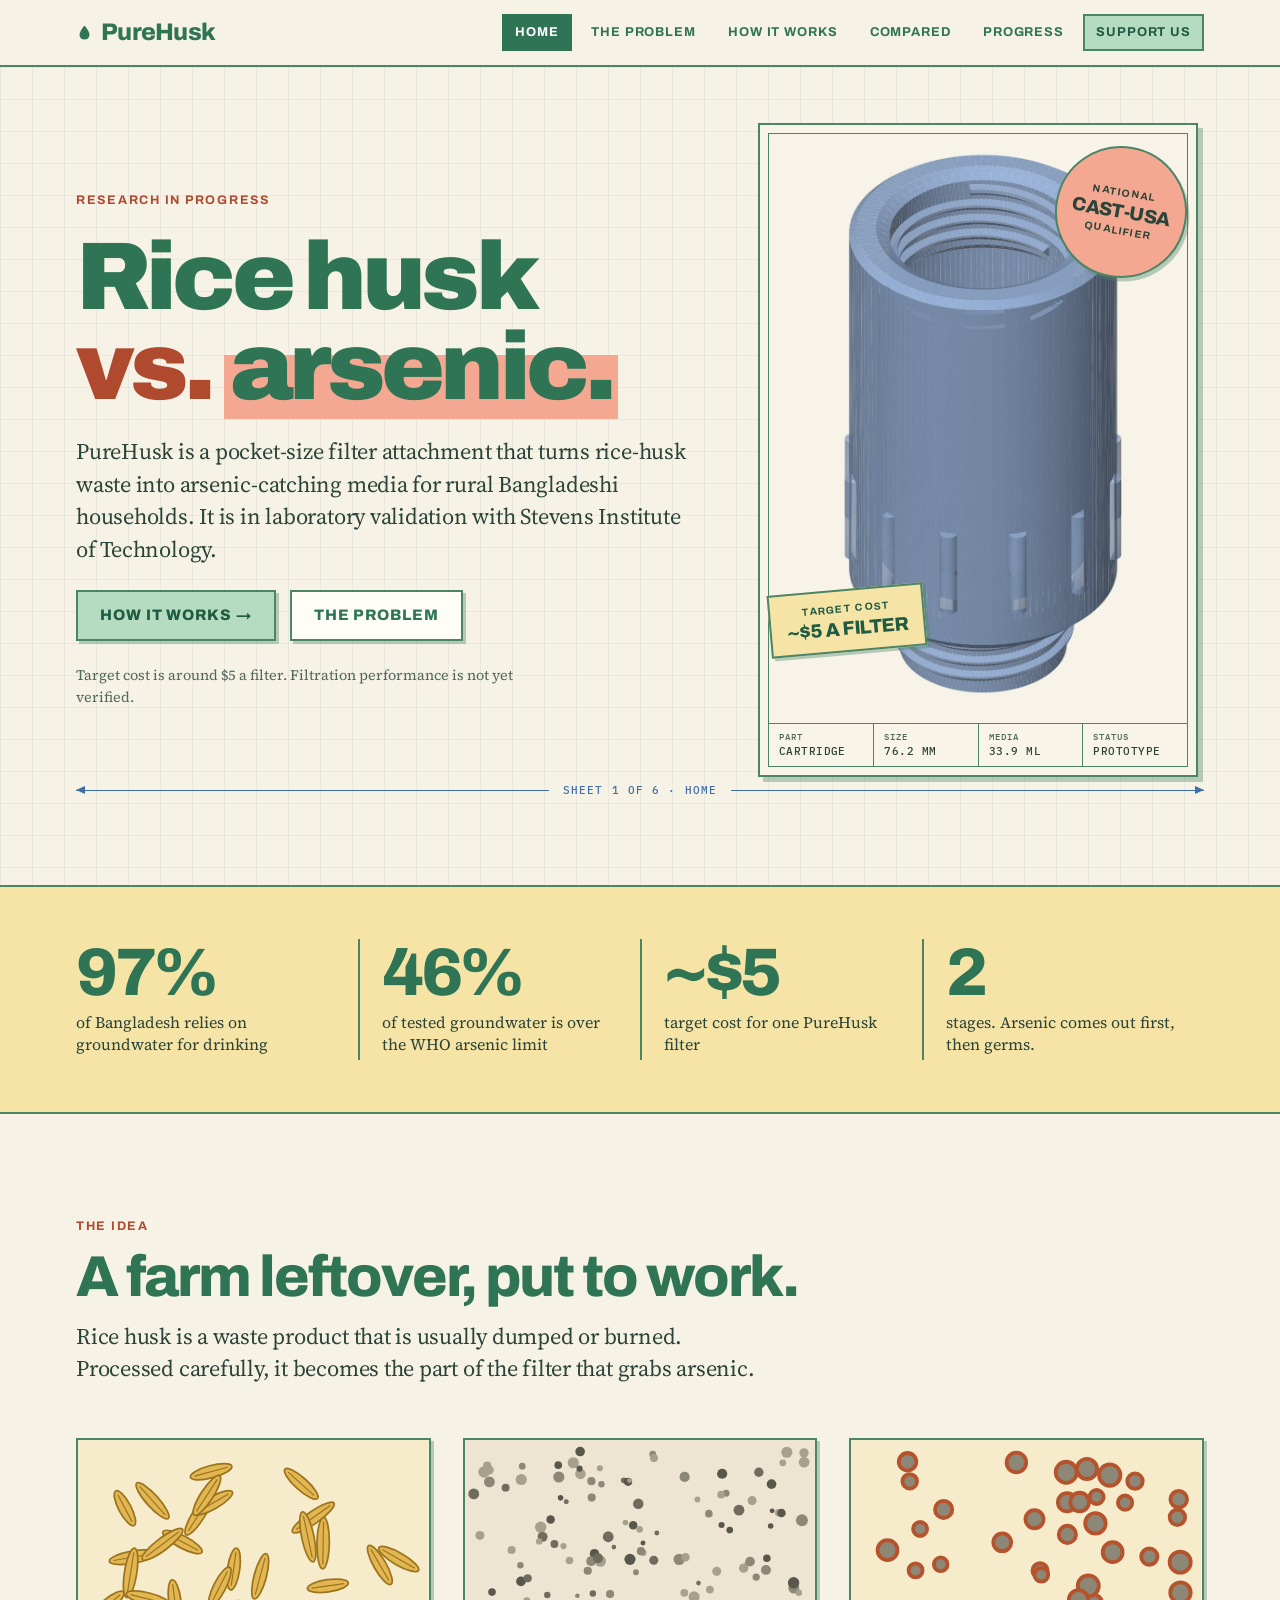
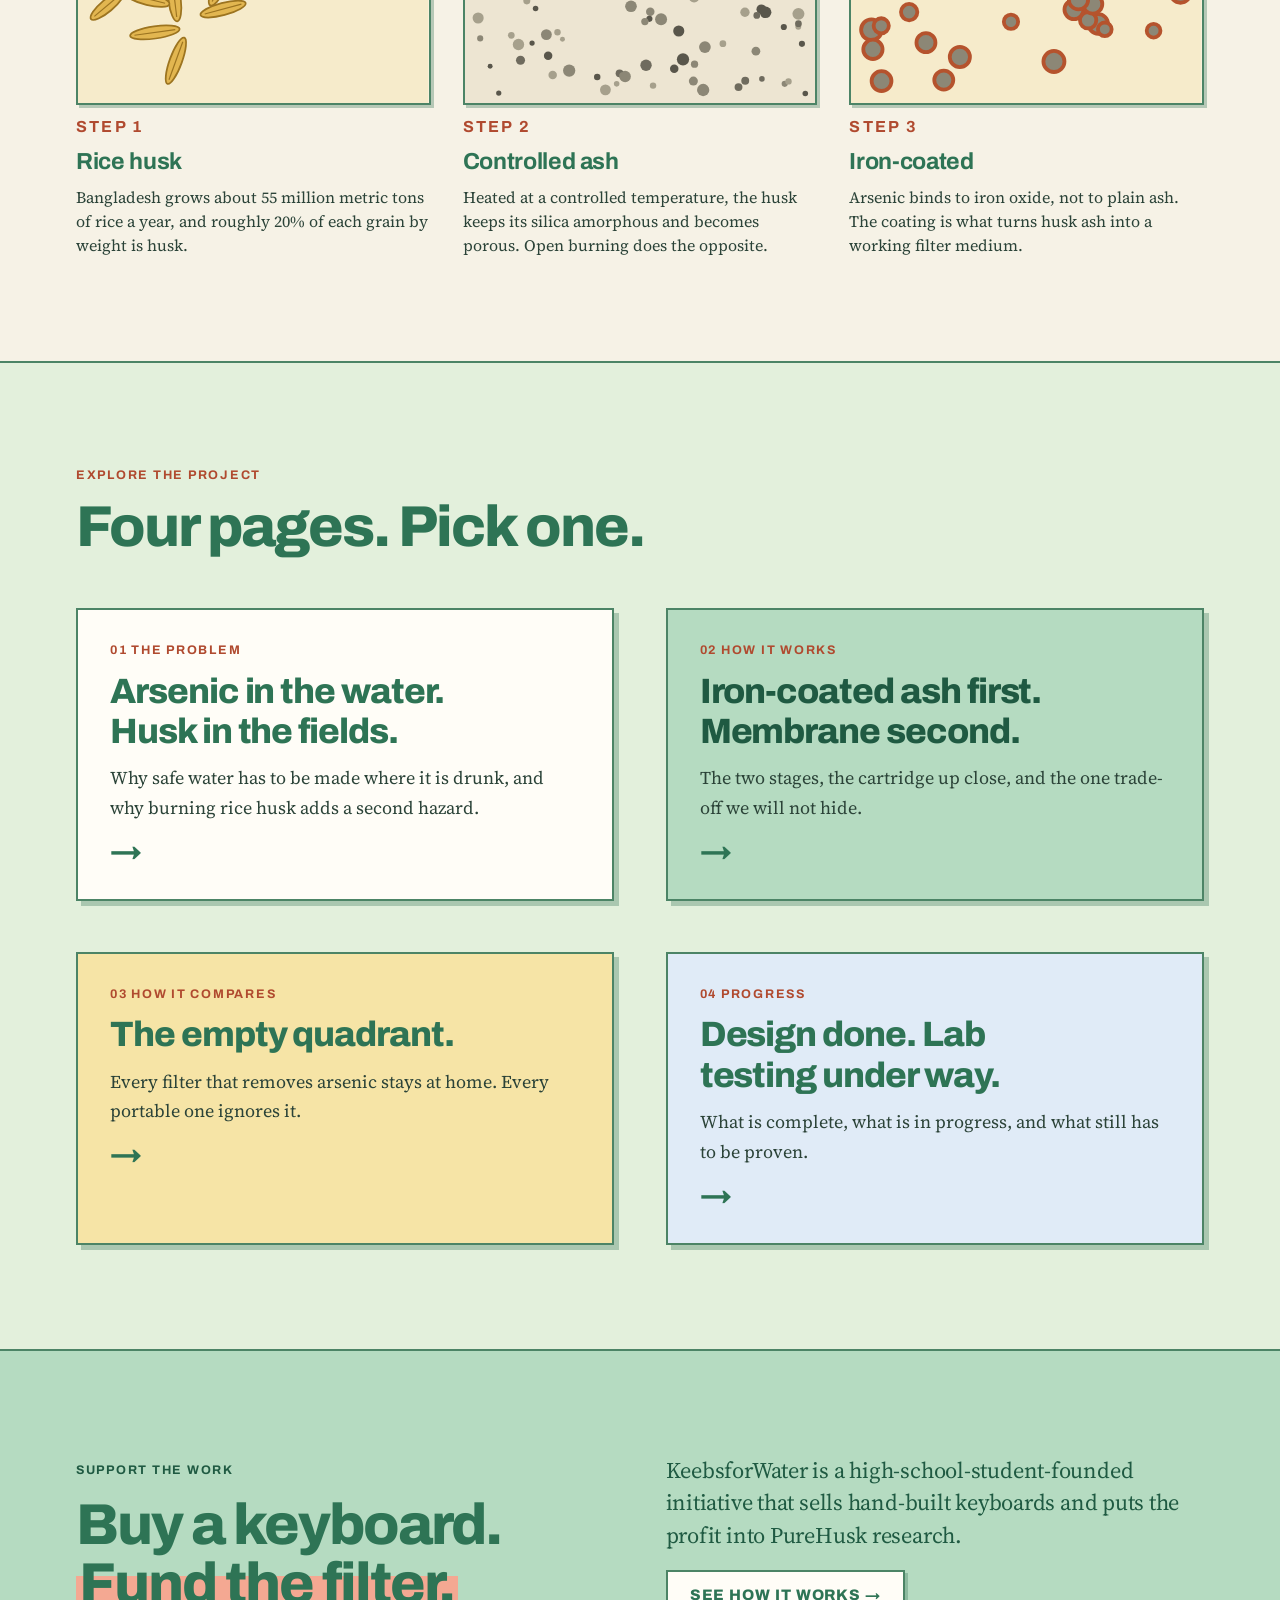
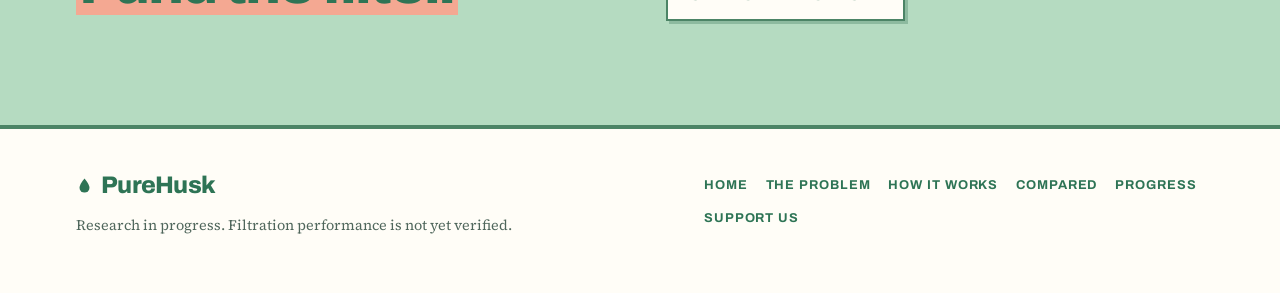
<file: index.html>
<!doctype html>
<html lang="en">
<head>
<meta charset="utf-8">
<meta name="viewport" content="width=device-width, initial-scale=1, viewport-fit=cover">
<title>PureHusk</title>
<meta name="claude:viewport-fit-sides" content="cover">
<link rel="stylesheet" href="https://fonts.googleapis.com/css2?family=Archivo:wdth,wght@62..125,100..900&family=Source+Serif+4:ital,opsz,wght@0,8..60,400..700;1,8..60,400..600&family=IBM+Plex+Mono:wght@500&display=swap">
<link rel="stylesheet" href="styles.css">
<meta name="description" content="PureHusk is a portable rice-husk-ash arsenic filter attachment for rural Bangladesh, in laboratory validation with Stevens Institute of Technology.">
<link rel="icon" href="favicon.svg" type="image/svg+xml">
<link rel="icon" href="favicon.ico" sizes="48x48">
<link rel="apple-touch-icon" href="apple-touch-icon.png">
</head>
<body>


<header class="site-header">
  <div class="wrap">
    <a class="brand" href="index.html"><svg viewBox="0 0 24 24" aria-hidden="true"><path d="M12 2C12 2 5 10 5 15a7 7 0 0 0 14 0C19 10 12 2 12 2Z" fill="currentColor"/></svg>PureHusk</a>
    <nav class="nav" aria-label="Main">
      <a href="index.html" aria-current="page">Home</a>
      <a href="problem.html">The problem</a>
      <a href="how-it-works.html">How it works</a>
      <a href="compare.html">Compared</a>
      <a href="progress.html">Progress</a>
      <a class="nav-cta" href="support.html">Support us</a>
    </nav>
  </div>
</header>
<main>
<section class="hero">
  <div class="wrap">
    <div class="hero-grid">
      <div class="hero-copy">
        <p class="eyebrow">Research in progress</p>
        <h1>Rice husk <span class="vs">vs.</span> <span class="hl">arsenic.</span></h1>
        <p class="lede">PureHusk is a pocket-size filter attachment that turns rice-husk waste into arsenic-catching media for rural Bangladeshi households. It is in laboratory validation with Stevens Institute of Technology.</p>
        <div class="cta">
          <a class="btn" href="how-it-works.html">How it works →</a>
          <a class="btn alt" href="problem.html">The problem</a>
        </div>
        <p class="small">Target cost is around $5 a filter. Filtration performance is not yet verified.</p>
      </div>
      <figure class="sheet hero-art">
        <div class="plate">
          <div class="view">
            <img src="cartridge.jpg" width="900" height="1269" alt="Render of the PureHusk cartridge, a blue cylinder with a threaded inlet and a ribbed grip.">
            <span class="sticker round"><small>National</small><strong>CAST-USA</strong><small>qualifier</small></span>
            <span class="sticker tag"><small>Target cost</small><strong>~$5 a filter</strong></span>
          </div>
          <div class="titleblock tb-4"><div><span>Part</span><b>Cartridge</b></div><div><span>Size</span><b>76.2 mm</b></div><div><span>Media</span><b>33.9 mL</b></div><div><span>Status</span><b>Prototype</b></div></div>
        </div>
      </figure>
    </div>
    <div class="dim" aria-hidden="true"><i></i><span>Sheet 1 of 6 · Home</span><i></i></div>
  </div>
</section>

<section class="band b-tan">
  <div class="wrap" style="padding-block: clamp(32px, 5vw, 52px);">
    <div class="nums">
      <div><span class="n">97%</span><p>of Bangladesh relies on groundwater for drinking</p></div>
      <div><span class="n">46%</span><p>of tested groundwater is over the WHO arsenic limit</p></div>
      <div><span class="n">~$5</span><p>target cost for one PureHusk filter</p></div>
      <div><span class="n">2</span><p>stages. Arsenic comes out first, then germs.</p></div>
    </div>
  </div>
</section>

<section>
  <div class="wrap">
    <div class="sec-head">
      <p class="eyebrow">The idea</p>
      <h2>A farm leftover, put to work.</h2>
      <p class="lede">Rice husk is a waste product that is usually dumped or burned. Processed carefully, it becomes the part of the filter that grabs arsenic.</p>
    </div>
    <div class="steps">
      <div class="step">
        <svg viewBox="0 0 240 180" role="img" aria-label="Illustration of rice husk, golden slivers lying at random angles"><rect width="240" height="180" fill="#F6EBCB"/><g transform="translate(20.0 113.3) rotate(140)"><ellipse rx="14.5" ry="4.2" fill="#E2B650" stroke="#9C7420" stroke-width="1.2"/><path d="M-11.5 0H11.5" stroke="#9C7420" stroke-width=".8"/></g><g transform="translate(152.8 30.0) rotate(42)"><ellipse rx="15.0" ry="4.2" fill="#E2B650" stroke="#9C7420" stroke-width="1.2"/><path d="M-12.0 0H12.0" stroke="#9C7420" stroke-width=".8"/></g><g transform="translate(99.3 115.7) rotate(165)"><ellipse rx="16.0" ry="4.2" fill="#E2B650" stroke="#9C7420" stroke-width="1.2"/><path d="M-13.0 0H13.0" stroke="#9C7420" stroke-width=".8"/></g><g transform="translate(51.0 41.6) rotate(48)"><ellipse rx="16.2" ry="4.2" fill="#E2B650" stroke="#9C7420" stroke-width="1.2"/><path d="M-13.2 0H13.2" stroke="#9C7420" stroke-width=".8"/></g><g transform="translate(91.1 21.7) rotate(165)"><ellipse rx="14.7" ry="4.2" fill="#E2B650" stroke="#9C7420" stroke-width="1.2"/><path d="M-11.7 0H11.7" stroke="#9C7420" stroke-width=".8"/></g><g transform="translate(37.5 80.2) rotate(170)"><ellipse rx="16.3" ry="4.2" fill="#E2B650" stroke="#9C7420" stroke-width="1.2"/><path d="M-13.3 0H13.3" stroke="#9C7420" stroke-width=".8"/></g><g transform="translate(66.2 109.9) rotate(83)"><ellipse rx="14.3" ry="4.2" fill="#E2B650" stroke="#9C7420" stroke-width="1.2"/><path d="M-11.3 0H11.3" stroke="#9C7420" stroke-width=".8"/></g><g transform="translate(36.0 90.9) rotate(99)"><ellipse rx="17.1" ry="4.2" fill="#E2B650" stroke="#9C7420" stroke-width="1.2"/><path d="M-14.1 0H14.1" stroke="#9C7420" stroke-width=".8"/></g><g transform="translate(82.5 51.1) rotate(122)"><ellipse rx="16.2" ry="4.2" fill="#E2B650" stroke="#9C7420" stroke-width="1.2"/><path d="M-13.2 0H13.2" stroke="#9C7420" stroke-width=".8"/></g><g transform="translate(52.6 131.7) rotate(172)"><ellipse rx="17.1" ry="4.2" fill="#E2B650" stroke="#9C7420" stroke-width="1.2"/><path d="M-14.1 0H14.1" stroke="#9C7420" stroke-width=".8"/></g><g transform="translate(67.0 151.1) rotate(110)"><ellipse rx="16.8" ry="4.2" fill="#E2B650" stroke="#9C7420" stroke-width="1.2"/><path d="M-13.8 0H13.8" stroke="#9C7420" stroke-width=".8"/></g><g transform="translate(71.5 69.8) rotate(28)"><ellipse rx="15.1" ry="4.2" fill="#E2B650" stroke="#9C7420" stroke-width="1.2"/><path d="M-12.1 0H12.1" stroke="#9C7420" stroke-width=".8"/></g><g transform="translate(92.7 42.9) rotate(150)"><ellipse rx="14.9" ry="4.2" fill="#E2B650" stroke="#9C7420" stroke-width="1.2"/><path d="M-11.9 0H11.9" stroke="#9C7420" stroke-width=".8"/></g><g transform="translate(57.8 71.4) rotate(143)"><ellipse rx="17.2" ry="4.2" fill="#E2B650" stroke="#9C7420" stroke-width="1.2"/><path d="M-14.2 0H14.2" stroke="#9C7420" stroke-width=".8"/></g><g transform="translate(106.5 88.3) rotate(98)"><ellipse rx="14.5" ry="4.2" fill="#E2B650" stroke="#9C7420" stroke-width="1.2"/><path d="M-11.5 0H11.5" stroke="#9C7420" stroke-width=".8"/></g><g transform="translate(124.7 93.3) rotate(105)"><ellipse rx="16.0" ry="4.2" fill="#E2B650" stroke="#9C7420" stroke-width="1.2"/><path d="M-13.0 0H13.0" stroke="#9C7420" stroke-width=".8"/></g><g transform="translate(206.6 85.5) rotate(60)"><ellipse rx="15.3" ry="4.2" fill="#E2B650" stroke="#9C7420" stroke-width="1.2"/><path d="M-12.3 0H12.3" stroke="#9C7420" stroke-width=".8"/></g><g transform="translate(167.8 70.6) rotate(91)"><ellipse rx="17.6" ry="4.2" fill="#E2B650" stroke="#9C7420" stroke-width="1.2"/><path d="M-14.6 0H14.6" stroke="#9C7420" stroke-width=".8"/></g><g transform="translate(97.1 100.2) rotate(117)"><ellipse rx="14.6" ry="4.2" fill="#E2B650" stroke="#9C7420" stroke-width="1.2"/><path d="M-11.6 0H11.6" stroke="#9C7420" stroke-width=".8"/></g><g transform="translate(161.0 53.1) rotate(145)"><ellipse rx="17.3" ry="4.2" fill="#E2B650" stroke="#9C7420" stroke-width="1.2"/><path d="M-14.3 0H14.3" stroke="#9C7420" stroke-width=".8"/></g><g transform="translate(47.8 108.8) rotate(14)"><ellipse rx="15.2" ry="4.2" fill="#E2B650" stroke="#9C7420" stroke-width="1.2"/><path d="M-12.2 0H12.2" stroke="#9C7420" stroke-width=".8"/></g><g transform="translate(88.2 37.9) rotate(123)"><ellipse rx="16.1" ry="4.2" fill="#E2B650" stroke="#9C7420" stroke-width="1.2"/><path d="M-13.1 0H13.1" stroke="#9C7420" stroke-width=".8"/></g><g transform="translate(219.5 81.5) rotate(30)"><ellipse rx="15.7" ry="4.2" fill="#E2B650" stroke="#9C7420" stroke-width="1.2"/><path d="M-12.7 0H12.7" stroke="#9C7420" stroke-width=".8"/></g><g transform="translate(171.0 99.8) rotate(172)"><ellipse rx="14.1" ry="4.2" fill="#E2B650" stroke="#9C7420" stroke-width="1.2"/><path d="M-11.1 0H11.1" stroke="#9C7420" stroke-width=".8"/></g><g transform="translate(32.1 46.7) rotate(62)"><ellipse rx="13.4" ry="4.2" fill="#E2B650" stroke="#9C7420" stroke-width="1.2"/><path d="M-10.4 0H10.4" stroke="#9C7420" stroke-width=".8"/></g><g transform="translate(157.3 66.3) rotate(78)"><ellipse rx="17.5" ry="4.2" fill="#E2B650" stroke="#9C7420" stroke-width="1.2"/><path d="M-14.5 0H14.5" stroke="#9C7420" stroke-width=".8"/></g></svg>
        <p class="eyebrow">Step 1</p>
        <h3>Rice husk</h3>
        <p>Bangladesh grows about 55 million metric tons of rice a year, and roughly 20% of each grain by weight is husk.</p>
      </div>
      <div class="step">
        <svg viewBox="0 0 240 180" role="img" aria-label="Illustration of fine grey rice husk ash"><rect width="240" height="180" fill="#EDE5D2"/><circle cx="6.0" cy="36.9" r="3.7" fill="#6F6B5E"/><circle cx="187.2" cy="169.1" r="2.7" fill="#6F6B5E"/><circle cx="31.9" cy="75.3" r="2.8" fill="#A6A08C"/><circle cx="115.1" cy="58.3" r="2.9" fill="#59564B"/><circle cx="15.2" cy="17.6" r="2.8" fill="#A6A08C"/><circle cx="178.7" cy="36.4" r="2.4" fill="#8C8776"/><circle cx="146.3" cy="130.7" r="3.8" fill="#59564B"/><circle cx="175.6" cy="58.2" r="2.1" fill="#59564B"/><circle cx="88.6" cy="77.8" r="3.2" fill="#59564B"/><circle cx="164.2" cy="141.7" r="4.0" fill="#8C8776"/><circle cx="56.9" cy="147.6" r="2.9" fill="#59564B"/><circle cx="202.9" cy="115.9" r="3.4" fill="#59564B"/><circle cx="109.6" cy="161.9" r="3.9" fill="#8C8776"/><circle cx="37.9" cy="85.7" r="2.2" fill="#8C8776"/><circle cx="92.3" cy="19.3" r="2.1" fill="#A6A08C"/><circle cx="38.3" cy="96.8" r="3.3" fill="#59564B"/><circle cx="206.6" cy="80.9" r="2.6" fill="#59564B"/><circle cx="126.8" cy="117.5" r="2.9" fill="#8C8776"/><circle cx="118.6" cy="43.7" r="3.6" fill="#6F6B5E"/><circle cx="112.9" cy="81.7" r="3.8" fill="#59564B"/><circle cx="108.7" cy="27.6" r="2.0" fill="#6F6B5E"/><circle cx="191.6" cy="117.9" r="3.2" fill="#A6A08C"/><circle cx="232.9" cy="173.5" r="1.9" fill="#59564B"/><circle cx="42.3" cy="110.1" r="2.4" fill="#A6A08C"/><circle cx="167.6" cy="102.4" r="2.7" fill="#A6A08C"/><circle cx="196.5" cy="41.5" r="3.1" fill="#A6A08C"/><circle cx="93.4" cy="30.3" r="2.2" fill="#8C8776"/><circle cx="190.7" cy="87.7" r="3.2" fill="#A6A08C"/><circle cx="232.0" cy="8.8" r="3.2" fill="#A6A08C"/><circle cx="105.8" cy="159.7" r="2.7" fill="#6F6B5E"/><circle cx="192.7" cy="85.2" r="1.7" fill="#A6A08C"/><circle cx="61.2" cy="71.2" r="2.7" fill="#6F6B5E"/><circle cx="149.2" cy="150.1" r="4.2" fill="#59564B"/><circle cx="86.5" cy="28.2" r="2.8" fill="#8C8776"/><circle cx="119.5" cy="61.1" r="2.3" fill="#A6A08C"/><circle cx="76.9" cy="106.6" r="1.6" fill="#8C8776"/><circle cx="199.7" cy="120.1" r="2.3" fill="#6F6B5E"/><circle cx="67.4" cy="72.6" r="2.1" fill="#A6A08C"/><circle cx="36.6" cy="140.0" r="3.9" fill="#A6A08C"/><circle cx="38.0" cy="150.7" r="3.1" fill="#6F6B5E"/><circle cx="58.6" cy="54.4" r="2.9" fill="#59564B"/><circle cx="64.2" cy="25.3" r="3.8" fill="#8C8776"/><circle cx="126.2" cy="122.4" r="2.1" fill="#59564B"/><circle cx="195.1" cy="83.2" r="3.3" fill="#8C8776"/><circle cx="69.3" cy="42.3" r="1.7" fill="#6F6B5E"/><circle cx="39.2" cy="17.9" r="2.3" fill="#8C8776"/><circle cx="203.2" cy="163.5" r="1.9" fill="#6F6B5E"/><circle cx="63.3" cy="131.6" r="2.2" fill="#A6A08C"/><circle cx="98.0" cy="66.2" r="3.7" fill="#6F6B5E"/><circle cx="134.2" cy="122.7" r="4.1" fill="#8C8776"/><circle cx="51.8" cy="59.7" r="3.9" fill="#A6A08C"/><circle cx="156.8" cy="107.4" r="3.8" fill="#A6A08C"/><circle cx="218.2" cy="128.0" r="2.1" fill="#59564B"/><circle cx="225.0" cy="101.4" r="3.7" fill="#8C8776"/><circle cx="53.1" cy="66.3" r="3.4" fill="#6F6B5E"/><circle cx="228.1" cy="127.8" r="2.0" fill="#A6A08C"/><circle cx="101.9" cy="73.3" r="1.6" fill="#6F6B5E"/><circle cx="187.5" cy="48.0" r="3.7" fill="#6F6B5E"/><circle cx="210.2" cy="48.5" r="1.7" fill="#59564B"/><circle cx="220.3" cy="8.4" r="3.8" fill="#A6A08C"/><circle cx="218.8" cy="166.9" r="2.1" fill="#8C8776"/><circle cx="71.3" cy="157.8" r="4.2" fill="#8C8776"/><circle cx="159.8" cy="97.9" r="1.6" fill="#6F6B5E"/><circle cx="224.9" cy="97.7" r="3.9" fill="#59564B"/><circle cx="38.5" cy="27.0" r="3.8" fill="#A6A08C"/><circle cx="92.7" cy="83.0" r="3.8" fill="#A6A08C"/><circle cx="205.7" cy="117.9" r="4.0" fill="#59564B"/><circle cx="172.3" cy="89.9" r="3.1" fill="#A6A08C"/><circle cx="122.0" cy="77.1" r="2.2" fill="#A6A08C"/><circle cx="232.1" cy="15.2" r="3.7" fill="#A6A08C"/><circle cx="176.0" cy="23.1" r="3.5" fill="#59564B"/><circle cx="50.8" cy="69.4" r="2.2" fill="#A6A08C"/><circle cx="99.3" cy="105.4" r="2.8" fill="#8C8776"/><circle cx="209.2" cy="58.8" r="1.9" fill="#59564B"/><circle cx="228.2" cy="125.7" r="2.3" fill="#6F6B5E"/><circle cx="66.7" cy="136.4" r="1.7" fill="#A6A08C"/><circle cx="121.8" cy="70.5" r="1.7" fill="#59564B"/><circle cx="74.1" cy="15.6" r="3.8" fill="#A6A08C"/><circle cx="230.6" cy="55.0" r="4.1" fill="#8C8776"/><circle cx="71.5" cy="82.5" r="2.6" fill="#A6A08C"/><circle cx="78.8" cy="7.9" r="3.3" fill="#59564B"/><circle cx="55.7" cy="133.2" r="3.7" fill="#8C8776"/><circle cx="157.1" cy="153.4" r="2.5" fill="#8C8776"/><circle cx="128.5" cy="9.7" r="2.3" fill="#8C8776"/><circle cx="123.1" cy="124.3" r="2.5" fill="#8C8776"/><circle cx="16.5" cy="20.5" r="3.2" fill="#A6A08C"/><circle cx="117.0" cy="90.5" r="2.0" fill="#8C8776"/><circle cx="209.8" cy="30.2" r="3.3" fill="#59564B"/><circle cx="146.6" cy="81.7" r="3.9" fill="#8C8776"/><circle cx="13.0" cy="21.9" r="3.9" fill="#A6A08C"/><circle cx="111.6" cy="28.6" r="2.8" fill="#59564B"/><circle cx="214.7" cy="49.8" r="2.6" fill="#A6A08C"/><circle cx="56.3" cy="106.1" r="2.2" fill="#6F6B5E"/><circle cx="86.7" cy="39.4" r="2.8" fill="#8C8776"/><circle cx="90.5" cy="162.2" r="2.2" fill="#59564B"/><circle cx="216.6" cy="49.9" r="2.9" fill="#59564B"/><circle cx="129.3" cy="12.4" r="2.8" fill="#A6A08C"/><circle cx="112.6" cy="27.8" r="1.7" fill="#A6A08C"/><circle cx="217.5" cy="15.6" r="2.3" fill="#A6A08C"/><circle cx="143.2" cy="156.6" r="2.9" fill="#59564B"/><circle cx="113.6" cy="113.8" r="4.0" fill="#8C8776"/><circle cx="199.3" cy="93.8" r="2.5" fill="#8C8776"/><circle cx="45.9" cy="139.0" r="1.8" fill="#59564B"/><circle cx="163.0" cy="171.1" r="4.2" fill="#8C8776"/><circle cx="150.9" cy="80.3" r="2.9" fill="#A6A08C"/><circle cx="109.8" cy="56.4" r="1.9" fill="#A6A08C"/><circle cx="10.2" cy="65.3" r="3.1" fill="#A6A08C"/><circle cx="65.4" cy="39.6" r="1.9" fill="#59564B"/><circle cx="123.9" cy="154.2" r="3.9" fill="#6F6B5E"/><circle cx="166.9" cy="50.4" r="2.6" fill="#8C8776"/><circle cx="48.3" cy="115.3" r="1.9" fill="#59564B"/><circle cx="79.0" cy="23.2" r="3.6" fill="#A6A08C"/><circle cx="42.9" cy="94.6" r="2.8" fill="#6F6B5E"/><circle cx="228.5" cy="104.5" r="2.2" fill="#A6A08C"/><circle cx="181.2" cy="61.6" r="2.3" fill="#59564B"/><circle cx="78.4" cy="19.6" r="2.1" fill="#59564B"/><circle cx="63.8" cy="17.2" r="2.6" fill="#59564B"/><circle cx="17.2" cy="154.9" r="1.7" fill="#59564B"/><circle cx="18.5" cy="104.1" r="2.6" fill="#59564B"/><circle cx="175.3" cy="37.4" r="2.6" fill="#A6A08C"/><circle cx="31.7" cy="133.7" r="2.3" fill="#A6A08C"/><circle cx="108.2" cy="161.4" r="2.7" fill="#8C8776"/><circle cx="60.0" cy="160.9" r="2.9" fill="#A6A08C"/><circle cx="16.7" cy="28.7" r="3.7" fill="#8C8776"/><circle cx="23.1" cy="173.2" r="1.8" fill="#59564B"/><circle cx="131.3" cy="63.7" r="1.7" fill="#6F6B5E"/><circle cx="206.0" cy="88.9" r="3.4" fill="#8C8776"/><circle cx="103.8" cy="166.9" r="1.9" fill="#A6A08C"/><circle cx="87.5" cy="105.0" r="2.2" fill="#6F6B5E"/><circle cx="84.0" cy="89.5" r="2.8" fill="#8C8776"/><circle cx="228.2" cy="119.0" r="4.1" fill="#A6A08C"/><circle cx="230.6" cy="139.5" r="2.1" fill="#59564B"/><circle cx="9.0" cy="121.8" r="3.8" fill="#A6A08C"/><circle cx="86.4" cy="82.9" r="3.4" fill="#8C8776"/><circle cx="150.3" cy="25.3" r="3.5" fill="#8C8776"/><circle cx="156.3" cy="165.0" r="3.1" fill="#8C8776"/><circle cx="191.8" cy="164.8" r="2.7" fill="#6F6B5E"/><circle cx="199.1" cy="144.5" r="3.0" fill="#8C8776"/><circle cx="120.4" cy="76.1" r="2.8" fill="#8C8776"/><circle cx="201.1" cy="22.1" r="3.2" fill="#6F6B5E"/><circle cx="176.5" cy="139.4" r="2.3" fill="#A6A08C"/><circle cx="221.4" cy="165.2" r="2.2" fill="#A6A08C"/><circle cx="10.4" cy="135.8" r="2.1" fill="#8C8776"/><circle cx="91.0" cy="80.8" r="3.5" fill="#6F6B5E"/><circle cx="27.8" cy="32.6" r="2.7" fill="#6F6B5E"/><circle cx="96.1" cy="171.0" r="3.7" fill="#A6A08C"/><circle cx="159.1" cy="40.7" r="2.0" fill="#A6A08C"/><circle cx="129.2" cy="82.3" r="3.1" fill="#6F6B5E"/><circle cx="150.1" cy="104.6" r="2.7" fill="#A6A08C"/><circle cx="128.7" cy="168.1" r="2.2" fill="#A6A08C"/></svg>
        <p class="eyebrow">Step 2</p>
        <h3>Controlled ash</h3>
        <p>Heated at a controlled temperature, the husk keeps its silica amorphous and becomes porous. Open burning does the opposite.</p>
      </div>
      <div class="step">
        <svg viewBox="0 0 240 180" role="img" aria-label="Illustration of ash grains each wrapped in a rust-coloured iron oxide ring"><rect width="240" height="180" fill="#F6EBCB"/><circle cx="14.0" cy="129.9" r="7.1" fill="#8C8776" stroke="#B5532D" stroke-width="2.6"/><circle cx="147.9" cy="42.6" r="6.3" fill="#8C8776" stroke="#B5532D" stroke-width="2.6"/><circle cx="223.4" cy="52.9" r="5.3" fill="#8C8776" stroke="#B5532D" stroke-width="2.6"/><circle cx="147.3" cy="22.1" r="7.2" fill="#8C8776" stroke="#B5532D" stroke-width="2.6"/><circle cx="109.5" cy="124.4" r="4.9" fill="#8C8776" stroke="#B5532D" stroke-width="2.6"/><circle cx="40.2" cy="28.3" r="5.0" fill="#8C8776" stroke="#B5532D" stroke-width="2.6"/><circle cx="25.0" cy="75.4" r="6.8" fill="#8C8776" stroke="#B5532D" stroke-width="2.6"/><circle cx="103.5" cy="70.0" r="6.1" fill="#8C8776" stroke="#B5532D" stroke-width="2.6"/><circle cx="177.1" cy="24.0" r="7.3" fill="#8C8776" stroke="#B5532D" stroke-width="2.6"/><circle cx="169.2" cy="125.9" r="6.7" fill="#8C8776" stroke="#B5532D" stroke-width="2.6"/><circle cx="38.7" cy="14.9" r="6.0" fill="#8C8776" stroke="#B5532D" stroke-width="2.6"/><circle cx="225.3" cy="83.6" r="7.2" fill="#8C8776" stroke="#B5532D" stroke-width="2.6"/><circle cx="74.5" cy="148.5" r="6.9" fill="#8C8776" stroke="#B5532D" stroke-width="2.6"/><circle cx="156.5" cy="42.5" r="6.4" fill="#8C8776" stroke="#B5532D" stroke-width="2.6"/><circle cx="51.3" cy="138.7" r="6.5" fill="#8C8776" stroke="#B5532D" stroke-width="2.6"/><circle cx="125.6" cy="54.2" r="6.2" fill="#8C8776" stroke="#B5532D" stroke-width="2.6"/><circle cx="168.1" cy="39.0" r="4.8" fill="#8C8776" stroke="#B5532D" stroke-width="2.6"/><circle cx="20.9" cy="165.0" r="6.8" fill="#8C8776" stroke="#B5532D" stroke-width="2.6"/><circle cx="129.4" cy="89.5" r="5.2" fill="#8C8776" stroke="#B5532D" stroke-width="2.6"/><circle cx="194.4" cy="28.2" r="5.3" fill="#8C8776" stroke="#B5532D" stroke-width="2.6"/><circle cx="225.5" cy="104.4" r="7.0" fill="#8C8776" stroke="#B5532D" stroke-width="2.6"/><circle cx="162.3" cy="123.4" r="5.6" fill="#8C8776" stroke="#B5532D" stroke-width="2.6"/><circle cx="138.9" cy="151.6" r="7.2" fill="#8C8776" stroke="#B5532D" stroke-width="2.6"/><circle cx="130.3" cy="92.3" r="4.7" fill="#8C8776" stroke="#B5532D" stroke-width="2.6"/><circle cx="187.6" cy="42.9" r="4.9" fill="#8C8776" stroke="#B5532D" stroke-width="2.6"/><circle cx="173.7" cy="129.6" r="4.7" fill="#8C8776" stroke="#B5532D" stroke-width="2.6"/><circle cx="224.3" cy="40.5" r="5.7" fill="#8C8776" stroke="#B5532D" stroke-width="2.6"/><circle cx="148.1" cy="64.6" r="5.9" fill="#8C8776" stroke="#B5532D" stroke-width="2.6"/><circle cx="63.4" cy="47.5" r="5.9" fill="#8C8776" stroke="#B5532D" stroke-width="2.6"/><circle cx="63.5" cy="164.3" r="6.5" fill="#8C8776" stroke="#B5532D" stroke-width="2.6"/><circle cx="204.2" cy="79.8" r="5.6" fill="#8C8776" stroke="#B5532D" stroke-width="2.6"/><circle cx="179.1" cy="76.8" r="6.8" fill="#8C8776" stroke="#B5532D" stroke-width="2.6"/><circle cx="152.6" cy="116.1" r="6.5" fill="#8C8776" stroke="#B5532D" stroke-width="2.6"/><circle cx="167.3" cy="57.1" r="7.0" fill="#8C8776" stroke="#B5532D" stroke-width="2.6"/><circle cx="20.7" cy="127.2" r="5.2" fill="#8C8776" stroke="#B5532D" stroke-width="2.6"/><circle cx="15.0" cy="143.3" r="6.6" fill="#8C8776" stroke="#B5532D" stroke-width="2.6"/><circle cx="61.4" cy="85.1" r="4.7" fill="#8C8776" stroke="#B5532D" stroke-width="2.6"/><circle cx="165.4" cy="112.2" r="6.6" fill="#8C8776" stroke="#B5532D" stroke-width="2.6"/><circle cx="39.8" cy="117.8" r="5.6" fill="#8C8776" stroke="#B5532D" stroke-width="2.6"/><circle cx="113.2" cy="15.4" r="6.7" fill="#8C8776" stroke="#B5532D" stroke-width="2.6"/><circle cx="207.1" cy="130.5" r="4.7" fill="#8C8776" stroke="#B5532D" stroke-width="2.6"/><circle cx="162.4" cy="99.8" r="7.2" fill="#8C8776" stroke="#B5532D" stroke-width="2.6"/><circle cx="161.5" cy="19.8" r="6.9" fill="#8C8776" stroke="#B5532D" stroke-width="2.6"/><circle cx="155.7" cy="109.3" r="6.6" fill="#8C8776" stroke="#B5532D" stroke-width="2.6"/><circle cx="47.3" cy="60.9" r="4.8" fill="#8C8776" stroke="#B5532D" stroke-width="2.6"/><circle cx="44.2" cy="89.2" r="4.8" fill="#8C8776" stroke="#B5532D" stroke-width="2.6"/></svg>
        <p class="eyebrow">Step 3</p>
        <h3>Iron-coated</h3>
        <p>Arsenic binds to iron oxide, not to plain ash. The coating is what turns husk ash into a working filter medium.</p>
      </div>
    </div>
  </div>
</section>

<section class="band b-leaf">
  <div class="wrap">
    <div class="sec-head">
      <p class="eyebrow">Explore the project</p>
      <h2>Four pages. Pick one.</h2>
    </div>
    <div class="grid cols-2">
      <a class="tile t-paper" href="problem.html" style="background: var(--paper);">
        <p class="eyebrow">01 The problem</p>
        <h3>Arsenic in the water. Husk in the fields.</h3>
        <p>Why safe water has to be made where it is drunk, and why burning rice husk adds a second hazard.</p>
        <span class="go">→</span>
      </a>
      <a class="tile t-green" href="how-it-works.html">
        <p class="eyebrow">02 How it works</p>
        <h3>Iron-coated ash first. Membrane second.</h3>
        <p>The two stages, the cartridge up close, and the one trade-off we will not hide.</p>
        <span class="go">→</span>
      </a>
      <a class="tile t-tan" href="compare.html">
        <p class="eyebrow">03 How it compares</p>
        <h3>The empty quadrant.</h3>
        <p>Every filter that removes arsenic stays at home. Every portable one ignores it.</p>
        <span class="go">→</span>
      </a>
      <a class="tile t-cad" href="progress.html">
        <p class="eyebrow">04 Progress</p>
        <h3>Design done. Lab testing under way.</h3>
        <p>What is complete, what is in progress, and what still has to be proven.</p>
        <span class="go">→</span>
      </a>
    </div>
  </div>
</section>

<section class="band b-green">
  <div class="wrap">
    <div class="grid cols-2" style="align-items: center;">
      <div class="stack">
        <p class="eyebrow">Support the work</p>
        <h2>Buy a keyboard. <span class="hl">Fund the filter.</span></h2>
      </div>
      <div class="stack">
        <p class="lede">KeebsforWater is a high-school-student-founded initiative that sells hand-built keyboards and puts the profit into PureHusk research.</p>
        <div class="cta"><a class="btn alt" href="support.html">See how it works →</a></div>
      </div>
    </div>
  </div>
</section>
</main>

<footer class="site-footer">
  <div class="wrap">
    <div class="foot-top">
      <div class="stack">
        <a class="brand" href="index.html"><svg viewBox="0 0 24 24" aria-hidden="true"><path d="M12 2C12 2 5 10 5 15a7 7 0 0 0 14 0C19 10 12 2 12 2Z" fill="currentColor"/></svg>PureHusk</a>
        <p class="small">Research in progress. Filtration performance is not yet verified.</p>
      </div>
      <nav class="foot-nav" aria-label="Footer">
        <a href="index.html">Home</a>
        <a href="problem.html">The problem</a>
        <a href="how-it-works.html">How it works</a>
        <a href="compare.html">Compared</a>
        <a href="progress.html">Progress</a>
        <a href="support.html">Support us</a>
      </nav>
    </div>
    
  </div>
</footer>

</body>
</html>
</file>
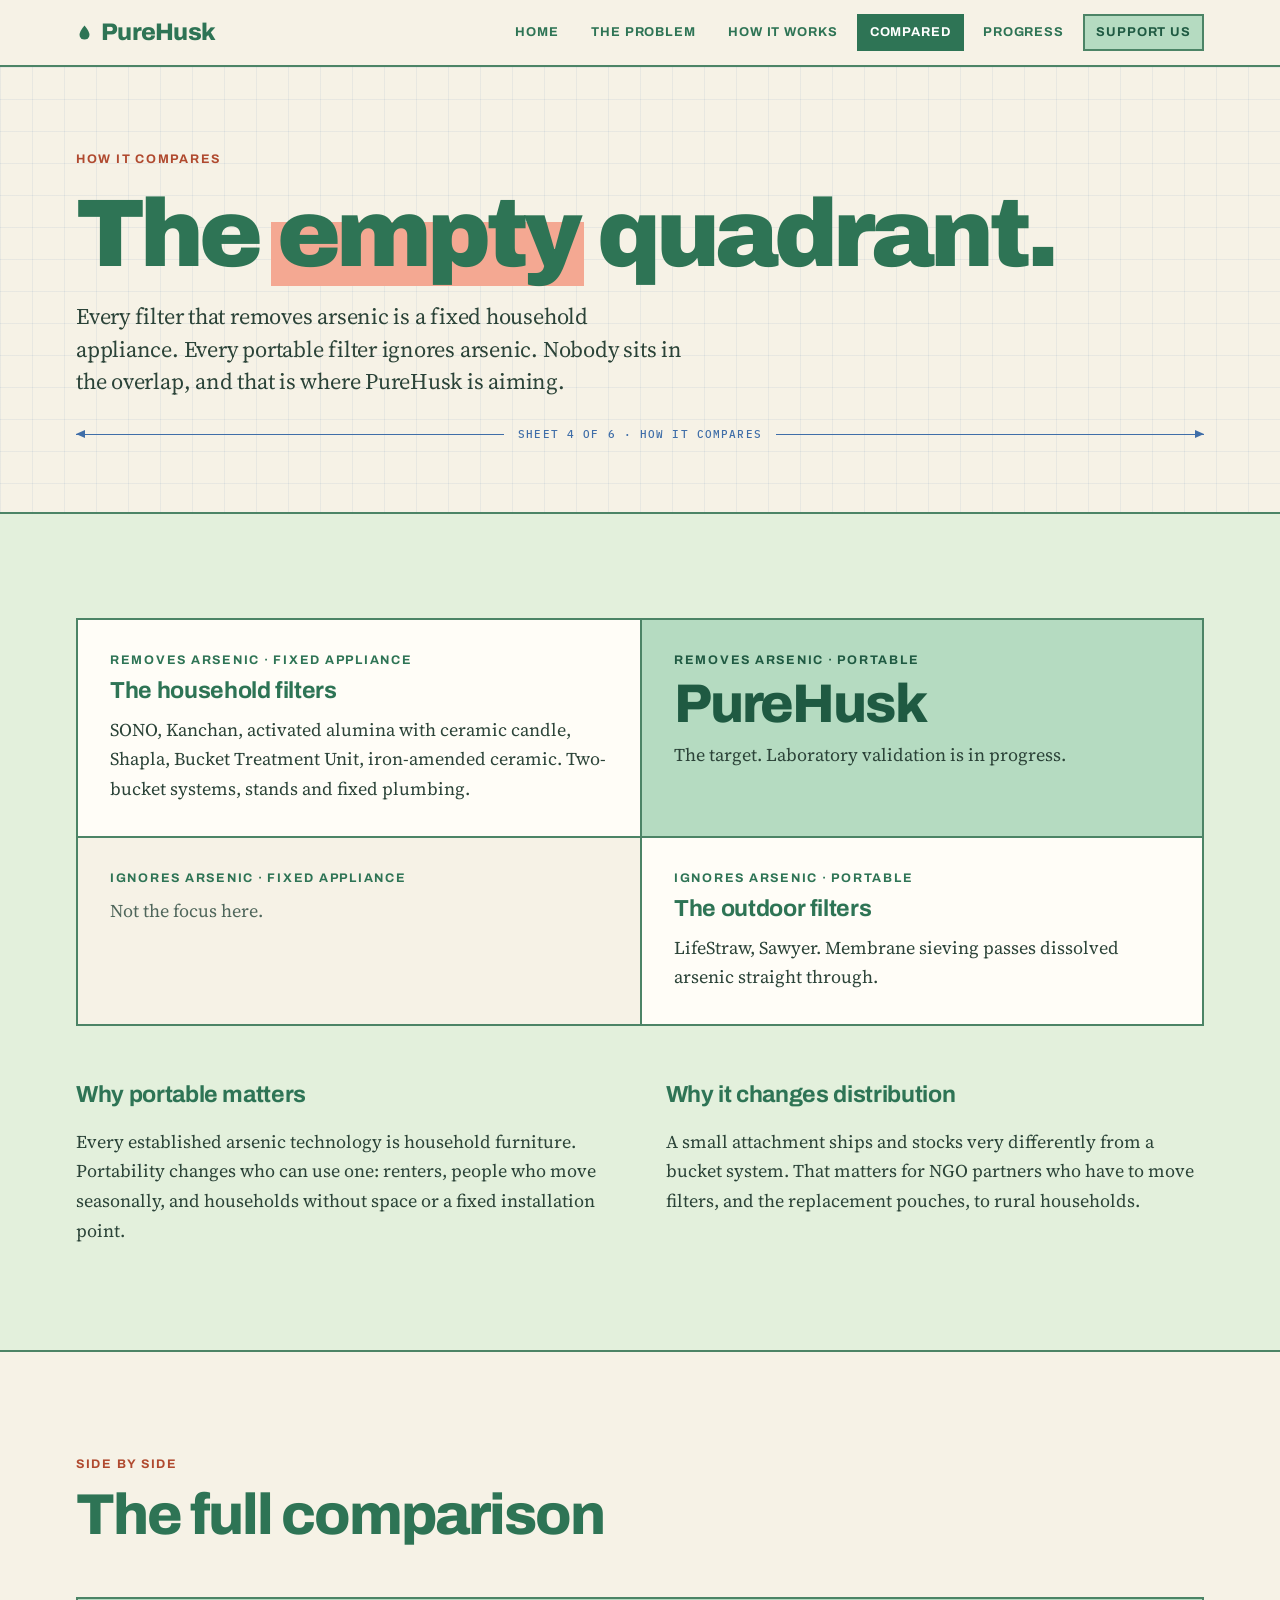
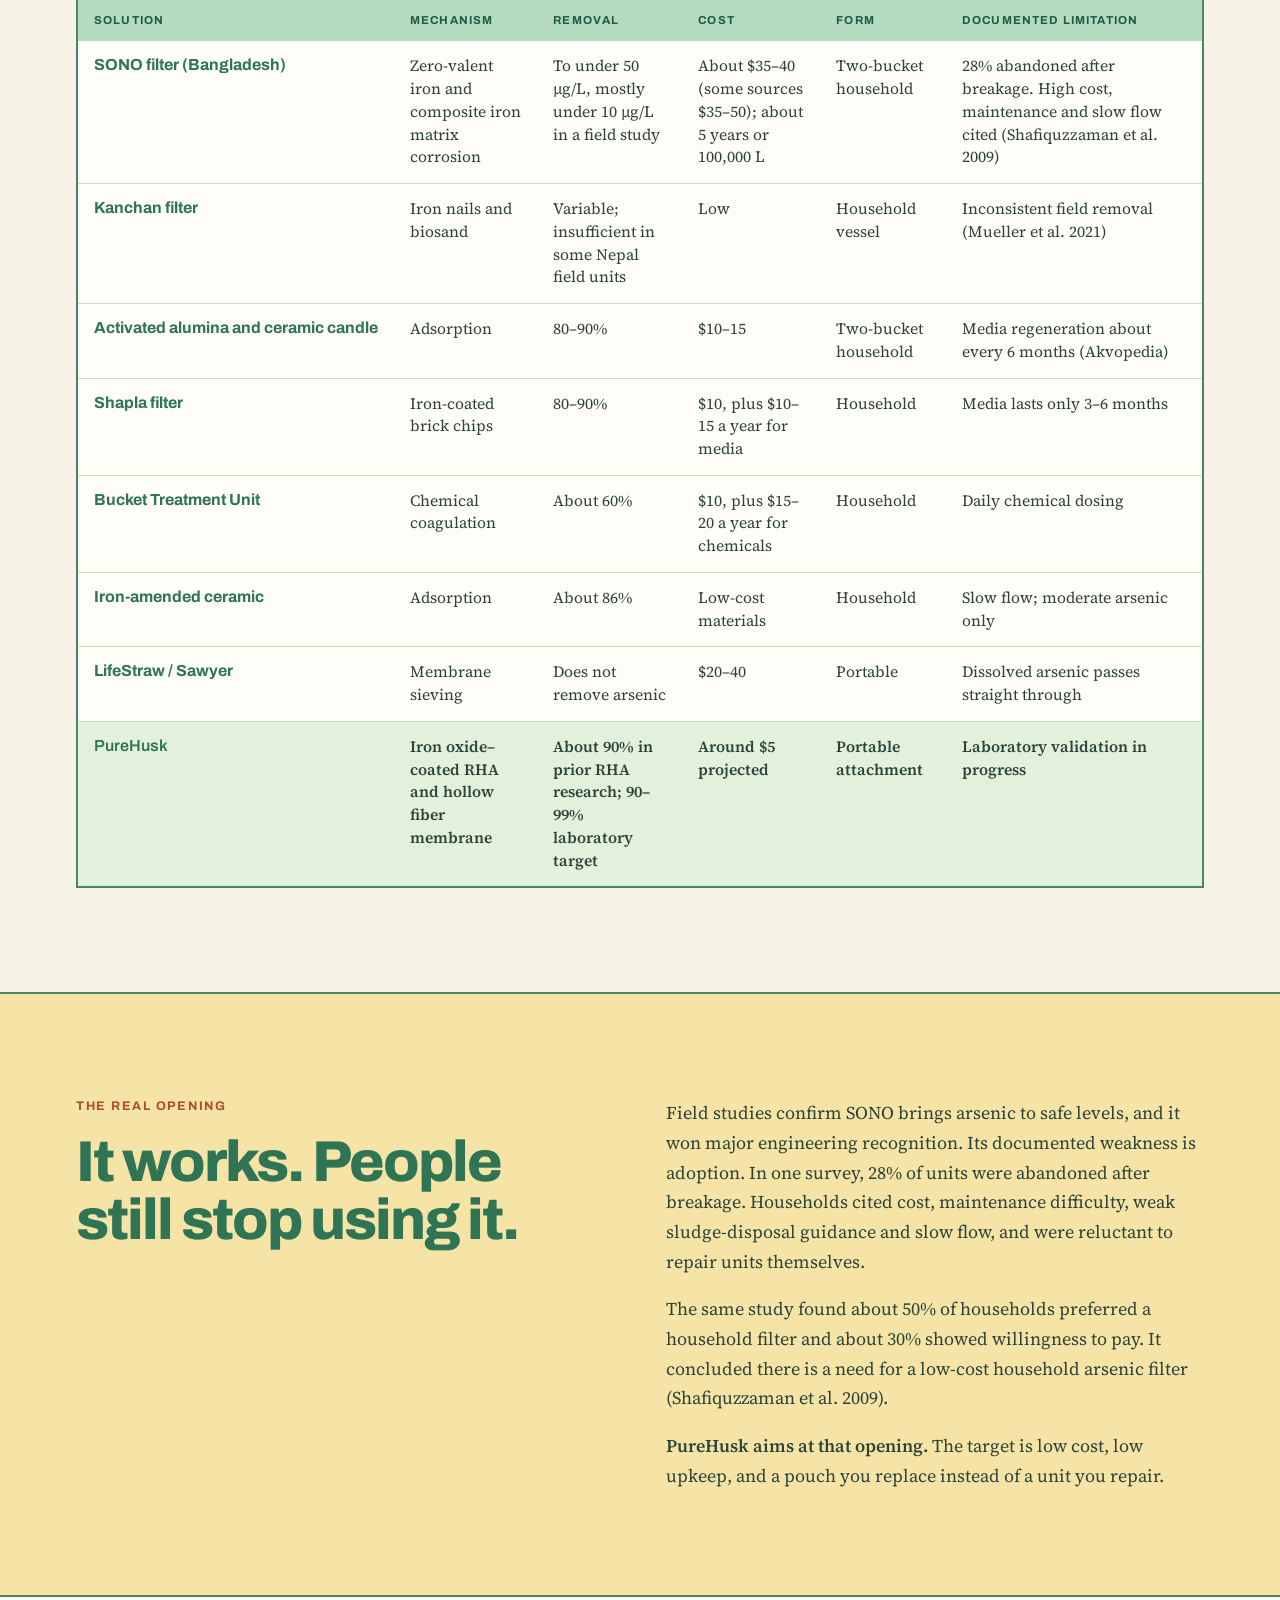
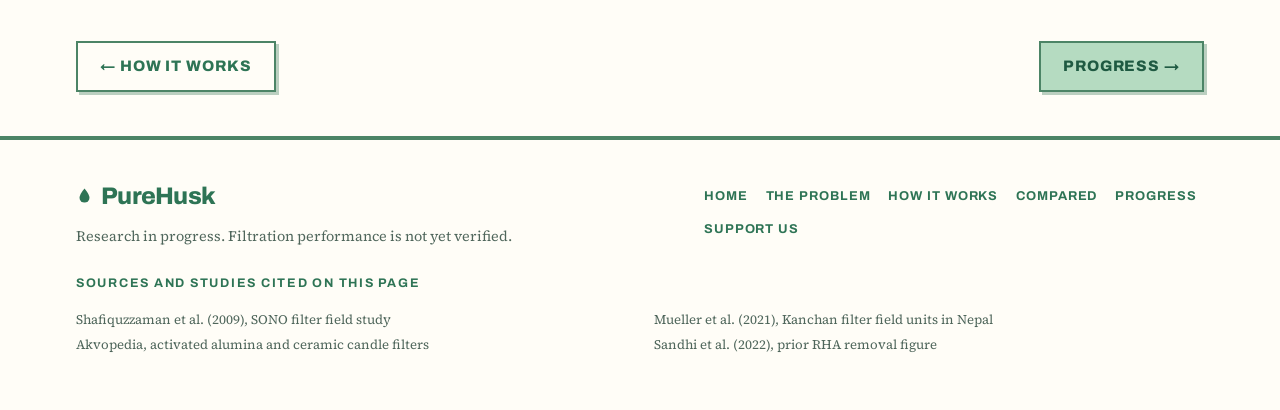
<file: compare.html>
<!doctype html>
<html lang="en">
<head>
<meta charset="utf-8">
<meta name="viewport" content="width=device-width, initial-scale=1, viewport-fit=cover">
<meta name="claude:viewport-fit-sides" content="cover">
<title>How it compares · PureHusk</title>
<link rel="stylesheet" href="https://fonts.googleapis.com/css2?family=Archivo:wdth,wght@62..125,100..900&family=Source+Serif+4:ital,opsz,wght@0,8..60,400..700;1,8..60,400..600&family=IBM+Plex+Mono:wght@500&display=swap">
<link rel="stylesheet" href="styles.css">
<link rel="icon" href="favicon.svg" type="image/svg+xml">
<link rel="icon" href="favicon.ico" sizes="48x48">
<link rel="apple-touch-icon" href="apple-touch-icon.png">
</head>
<body>


<header class="site-header">
  <div class="wrap">
    <a class="brand" href="index.html"><svg viewBox="0 0 24 24" aria-hidden="true"><path d="M12 2C12 2 5 10 5 15a7 7 0 0 0 14 0C19 10 12 2 12 2Z" fill="currentColor"/></svg>PureHusk</a>
    <nav class="nav" aria-label="Main">
      <a href="index.html">Home</a>
      <a href="problem.html">The problem</a>
      <a href="how-it-works.html">How it works</a>
      <a href="compare.html" aria-current="page">Compared</a>
      <a href="progress.html">Progress</a>
      <a class="nav-cta" href="support.html">Support us</a>
    </nav>
  </div>
</header>
<main>

<section class="page-head">
  <div class="wrap">
    <p class="eyebrow">How it compares</p>
    <h1>The <span class="hl">empty</span> quadrant.</h1>
    <p class="lede">Every filter that removes arsenic is a fixed household appliance. Every portable filter ignores arsenic. Nobody sits in the overlap, and that is where PureHusk is aiming.</p>
    <div class="dim" aria-hidden="true"><i></i><span>Sheet 4 of 6 · How it compares</span><i></i></div>
  </div>
</section>

<section class="band b-leaf">
  <div class="wrap">
    <div class="quad" role="group" aria-label="Where PureHusk sits among water filters">
      <div>
        <p class="eyebrow green">Removes arsenic · Fixed appliance</p>
        <h3>The household filters</h3>
        <p>SONO, Kanchan, activated alumina with ceramic candle, Shapla, Bucket Treatment Unit, iron-amended ceramic. Two-bucket systems, stands and fixed plumbing.</p>
      </div>
      <div class="me">
        <p class="eyebrow">Removes arsenic · Portable</p>
        <span class="big">PureHusk</span>
        <p>The target. Laboratory validation is in progress.</p>
      </div>
      <div class="none">
        <p class="eyebrow green">Ignores arsenic · Fixed appliance</p>
        <p>Not the focus here.</p>
      </div>
      <div>
        <p class="eyebrow green">Ignores arsenic · Portable</p>
        <h3>The outdoor filters</h3>
        <p>LifeStraw, Sawyer. Membrane sieving passes dissolved arsenic straight through.</p>
      </div>
    </div>
    <div class="grid cols-2" style="margin-top: clamp(36px, 5vw, 56px);">
      <div class="stack">
        <h3>Why portable matters</h3>
        <p>Every established arsenic technology is household furniture. Portability changes who can use one: renters, people who move seasonally, and households without space or a fixed installation point.</p>
      </div>
      <div class="stack">
        <h3>Why it changes distribution</h3>
        <p>A small attachment ships and stocks very differently from a bucket system. That matters for NGO partners who have to move filters, and the replacement pouches, to rural households.</p>
      </div>
    </div>
  </div>
</section>

<section>
  <div class="wrap">
    <div class="sec-head">
      <p class="eyebrow">Side by side</p>
      <h2>The full comparison</h2>
    </div>
    <div class="table-scroll" tabindex="0" role="region" aria-label="Comparison of arsenic filtration options">
      <table>
        <thead><tr><th>Solution</th><th>Mechanism</th><th>Removal</th><th>Cost</th><th>Form</th><th>Documented limitation</th></tr></thead>
        <tbody>
          <tr><td>SONO filter (Bangladesh)</td><td>Zero-valent iron and composite iron matrix corrosion</td><td>To under 50 µg/L, mostly under 10 µg/L in a field study</td><td>About $35–40 (some sources $35–50); about 5 years or 100,000 L</td><td>Two-bucket household</td><td>28% abandoned after breakage. High cost, maintenance and slow flow cited (Shafiquzzaman et al. 2009)</td></tr>
          <tr><td>Kanchan filter</td><td>Iron nails and biosand</td><td>Variable; insufficient in some Nepal field units</td><td>Low</td><td>Household vessel</td><td>Inconsistent field removal (Mueller et al. 2021)</td></tr>
          <tr><td>Activated alumina and ceramic candle</td><td>Adsorption</td><td>80–90%</td><td>$10–15</td><td>Two-bucket household</td><td>Media regeneration about every 6 months (Akvopedia)</td></tr>
          <tr><td>Shapla filter</td><td>Iron-coated brick chips</td><td>80–90%</td><td>$10, plus $10–15 a year for media</td><td>Household</td><td>Media lasts only 3–6 months</td></tr>
          <tr><td>Bucket Treatment Unit</td><td>Chemical coagulation</td><td>About 60%</td><td>$10, plus $15–20 a year for chemicals</td><td>Household</td><td>Daily chemical dosing</td></tr>
          <tr><td>Iron-amended ceramic</td><td>Adsorption</td><td>About 86%</td><td>Low-cost materials</td><td>Household</td><td>Slow flow; moderate arsenic only</td></tr>
          <tr><td>LifeStraw / Sawyer</td><td>Membrane sieving</td><td>Does not remove arsenic</td><td>$20–40</td><td>Portable</td><td>Dissolved arsenic passes straight through</td></tr>
          <tr class="mine"><td>PureHusk</td><td>Iron oxide–coated RHA and hollow fiber membrane</td><td>About 90% in prior RHA research; 90–99% laboratory target</td><td>Around $5 projected</td><td>Portable attachment</td><td>Laboratory validation in progress</td></tr>
        </tbody>
      </table>
    </div>
  </div>
</section>

<section class="band b-tan">
  <div class="wrap">
    <div class="grid cols-2">
      <div class="stack">
        <p class="eyebrow">The real opening</p>
        <h2>It works. People still stop using it.</h2>
      </div>
      <div class="stack">
        <p>Field studies confirm SONO brings arsenic to safe levels, and it won major engineering recognition. Its documented weakness is adoption. In one survey, 28% of units were abandoned after breakage. Households cited cost, maintenance difficulty, weak sludge-disposal guidance and slow flow, and were reluctant to repair units themselves.</p>
        <p>The same study found about 50% of households preferred a household filter and about 30% showed willingness to pay. It concluded there is a need for a low-cost household arsenic filter (Shafiquzzaman et al. 2009).</p>
        <p><b>PureHusk aims at that opening.</b> The target is low cost, low upkeep, and a pouch you replace instead of a unit you repair.</p>
      </div>
    </div>
  </div>
</section>

<section class="band b-paper">
  <div class="wrap" style="padding-block: 44px;">
    <div class="pager">
      <a class="btn alt" href="how-it-works.html">← How it works</a>
      <a class="btn" href="progress.html">Progress →</a>
    </div>
  </div>
</section>
</main>

<footer class="site-footer">
  <div class="wrap">
    <div class="foot-top">
      <div class="stack">
        <a class="brand" href="index.html"><svg viewBox="0 0 24 24" aria-hidden="true"><path d="M12 2C12 2 5 10 5 15a7 7 0 0 0 14 0C19 10 12 2 12 2Z" fill="currentColor"/></svg>PureHusk</a>
        <p class="small">Research in progress. Filtration performance is not yet verified.</p>
      </div>
      <nav class="foot-nav" aria-label="Footer">
        <a href="index.html">Home</a>
        <a href="problem.html">The problem</a>
        <a href="how-it-works.html">How it works</a>
        <a href="compare.html">Compared</a>
        <a href="progress.html">Progress</a>
        <a href="support.html">Support us</a>
      </nav>
    </div>
    <div class="stack"><p class="eyebrow green">Sources and studies cited on this page</p><ul class="sources"><li>Shafiquzzaman et al. (2009), SONO filter field study</li><li>Mueller et al. (2021), Kanchan filter field units in Nepal</li><li>Akvopedia, activated alumina and ceramic candle filters</li><li>Sandhi et al. (2022), prior RHA removal figure</li></ul></div>
  </div>
</footer>
</body>
</html>
</file>
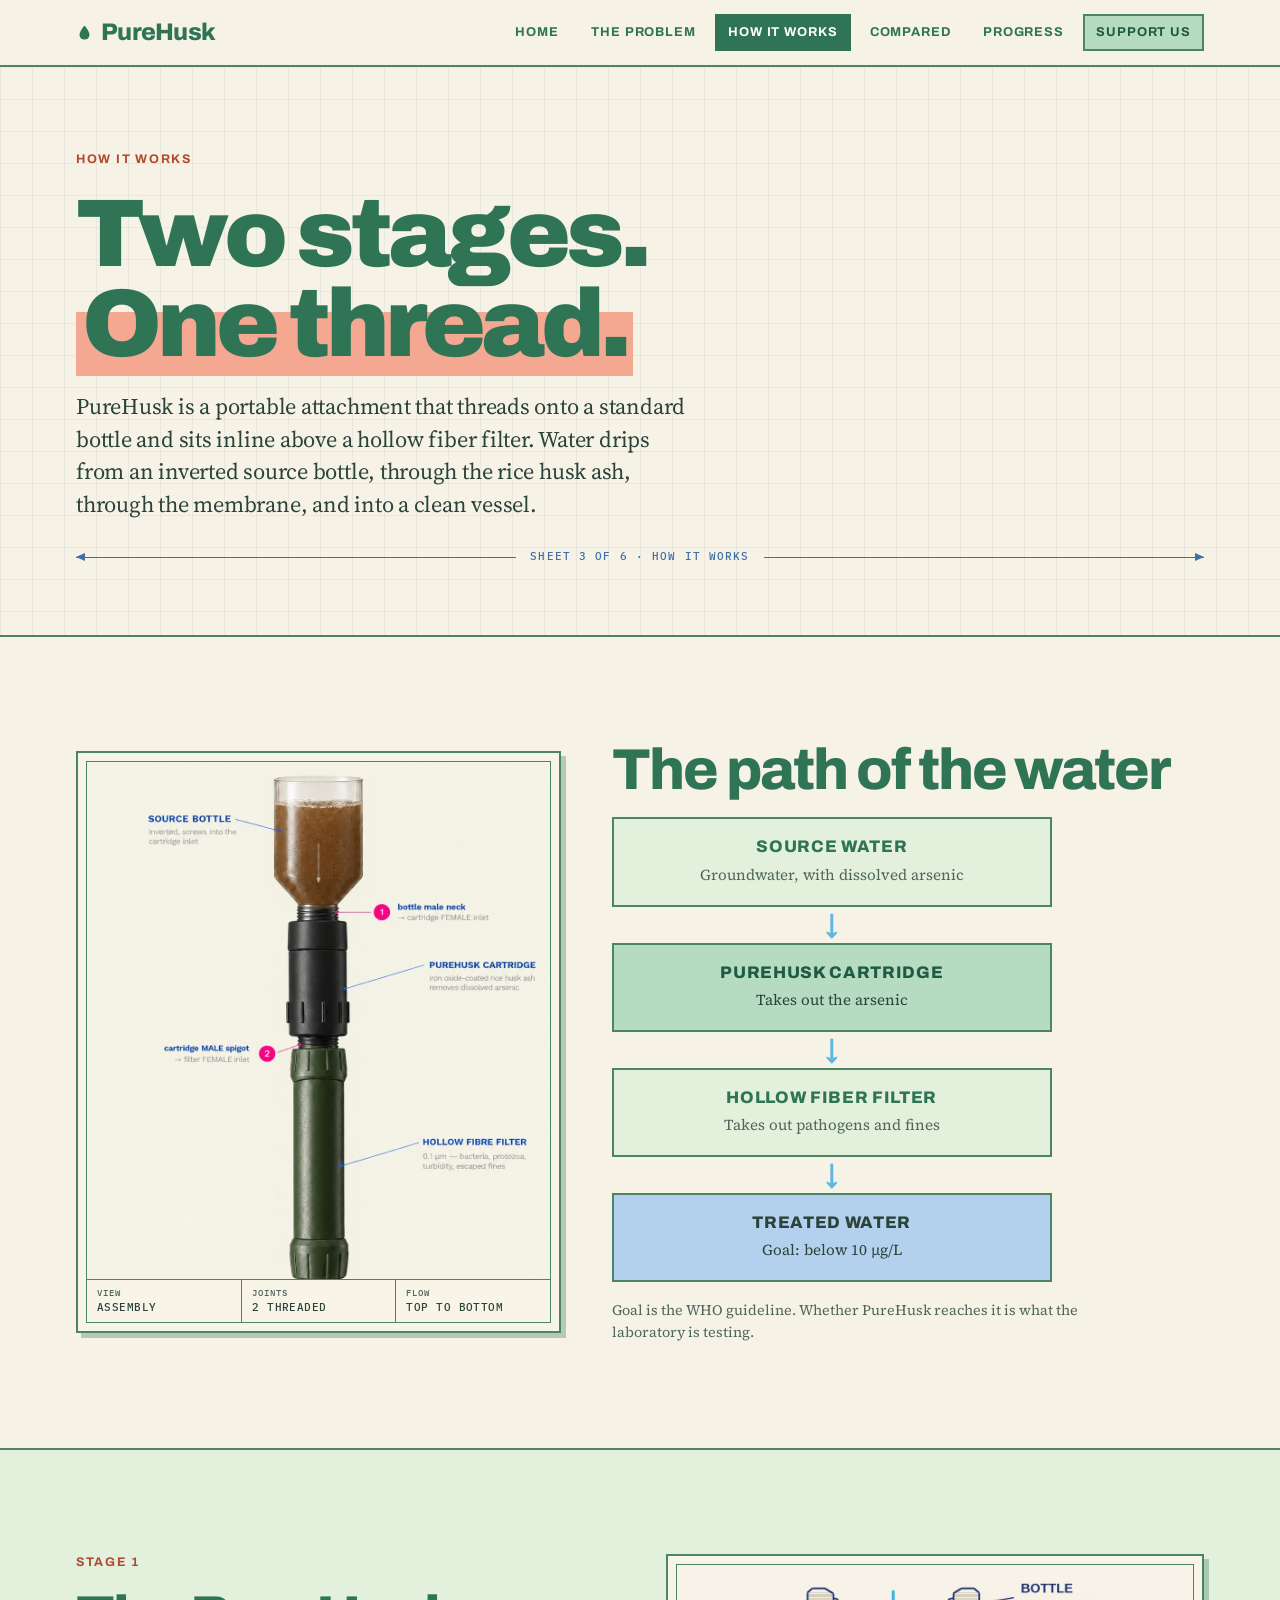
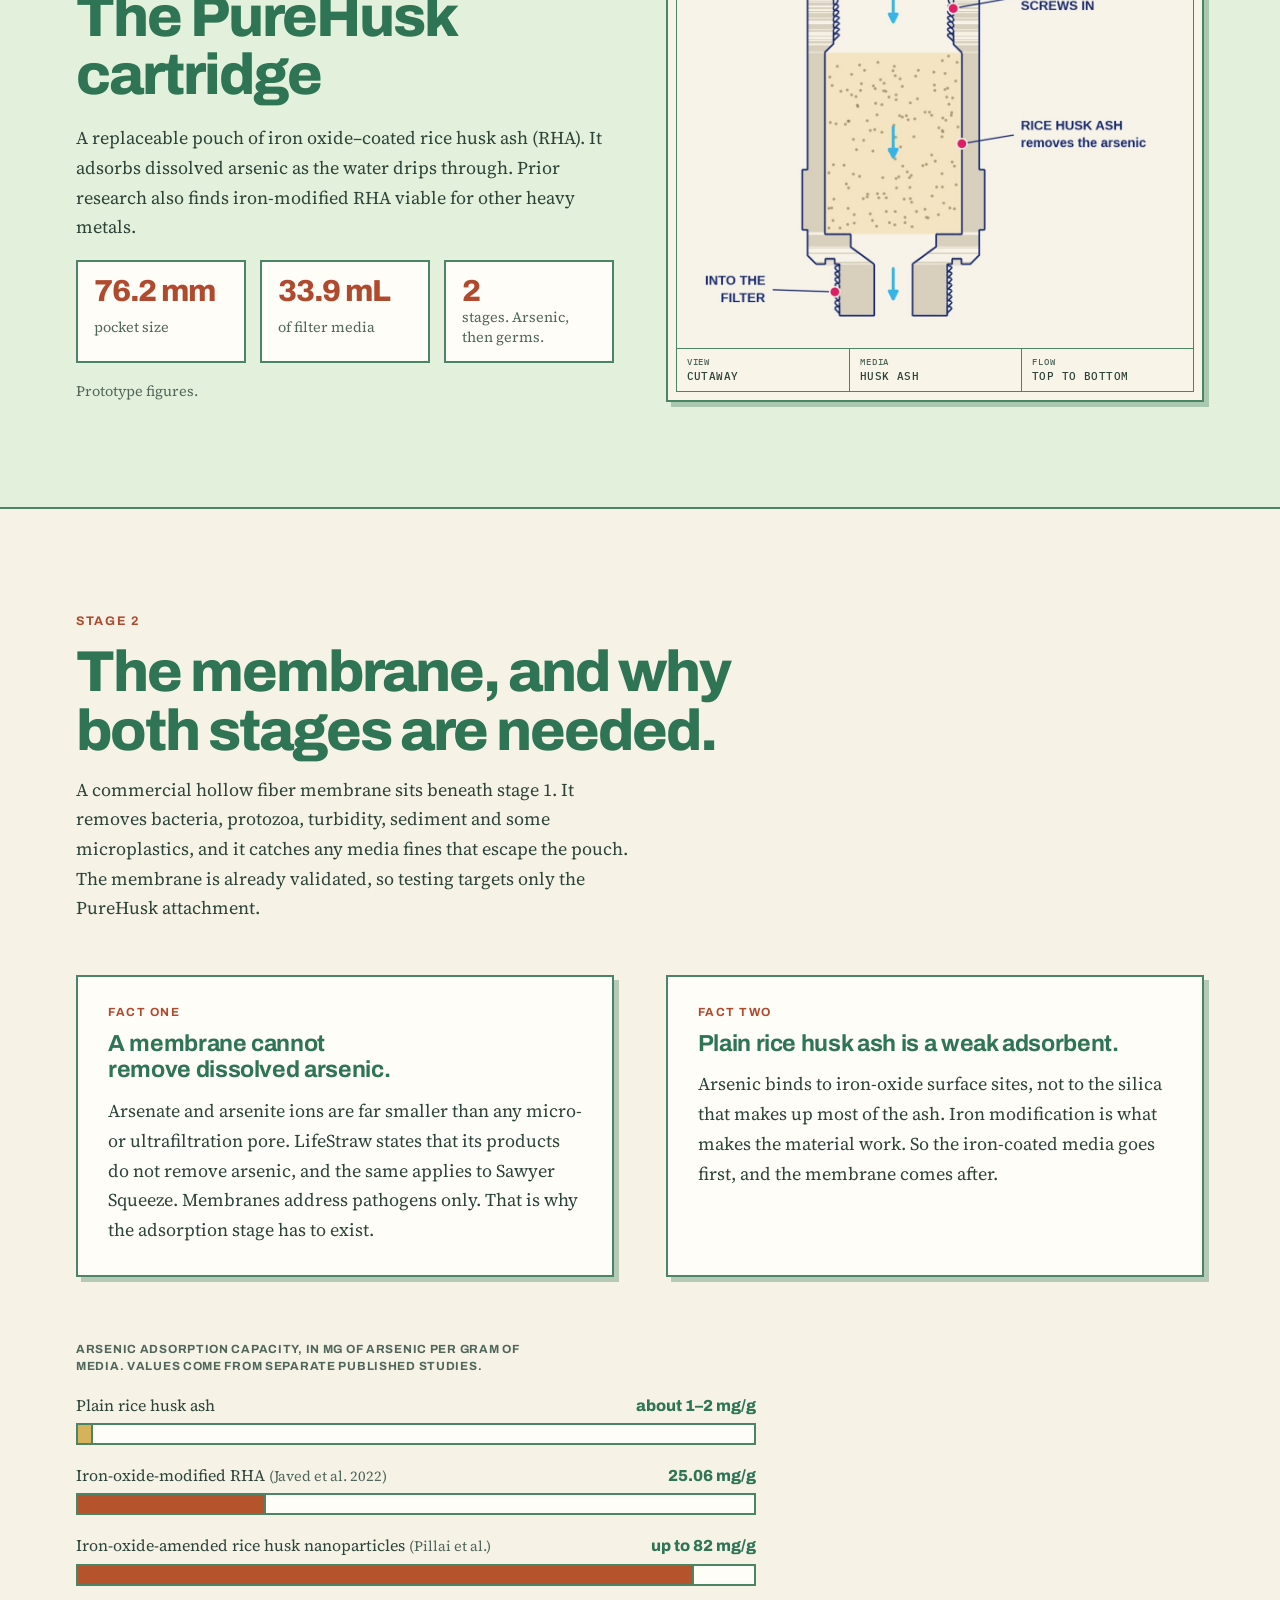
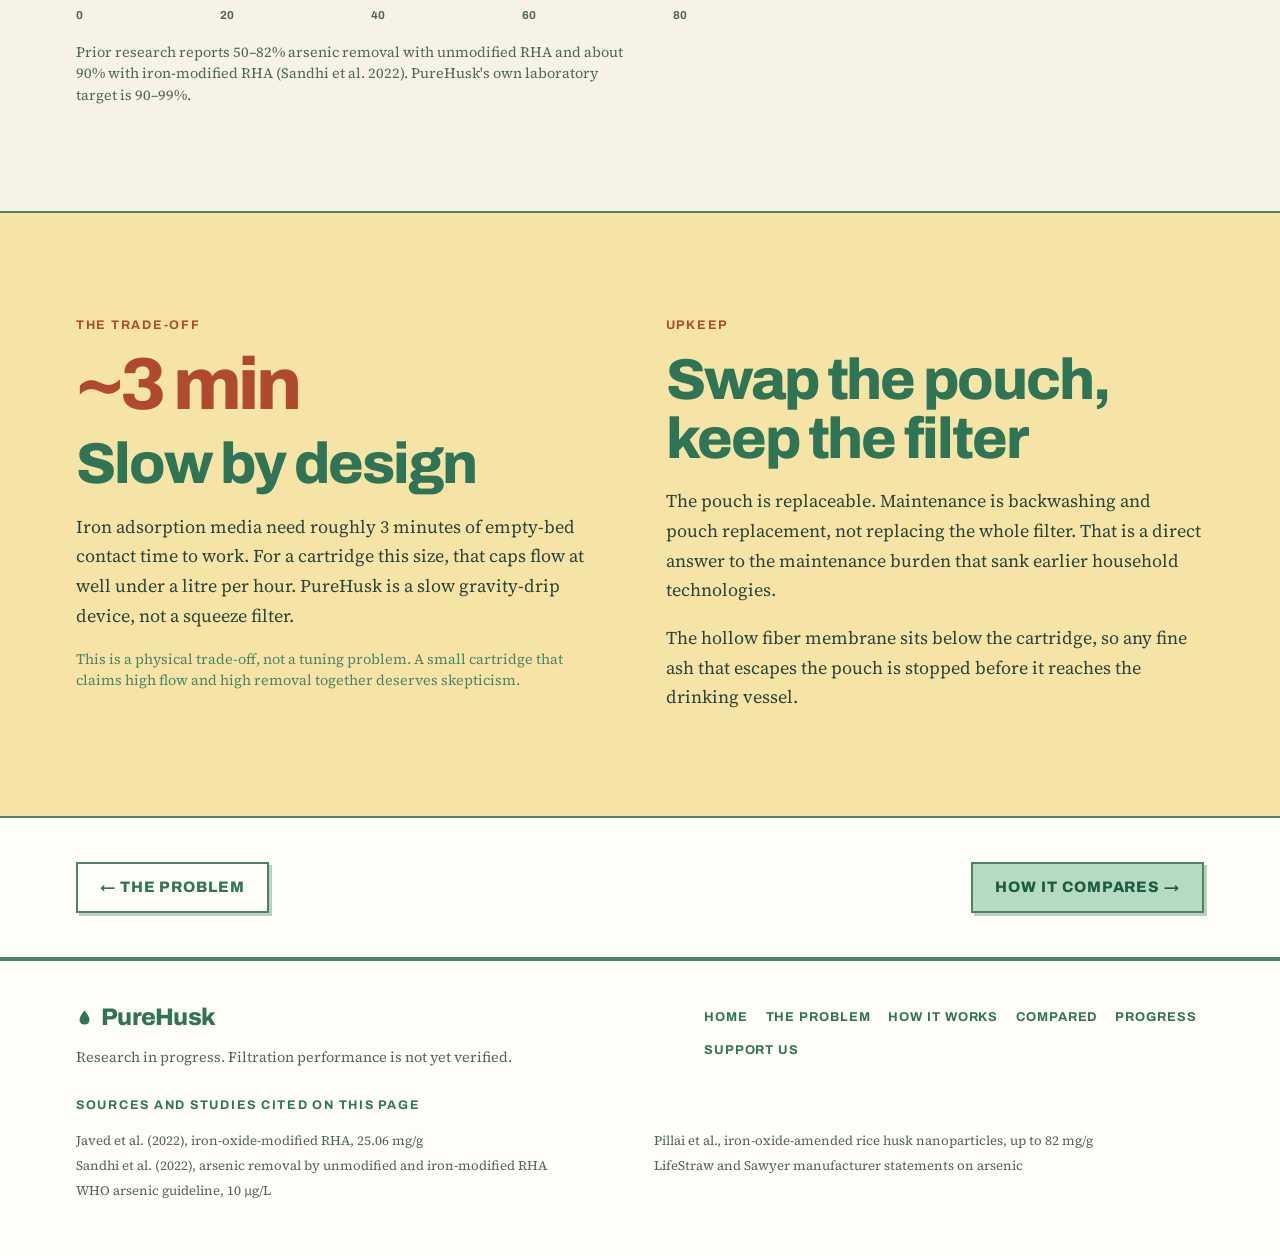
<file: how-it-works.html>
<!doctype html>
<html lang="en">
<head>
<meta charset="utf-8">
<meta name="viewport" content="width=device-width, initial-scale=1, viewport-fit=cover">
<meta name="claude:viewport-fit-sides" content="cover">
<title>How it works · PureHusk</title>
<link rel="stylesheet" href="https://fonts.googleapis.com/css2?family=Archivo:wdth,wght@62..125,100..900&family=Source+Serif+4:ital,opsz,wght@0,8..60,400..700;1,8..60,400..600&family=IBM+Plex+Mono:wght@500&display=swap">
<link rel="stylesheet" href="styles.css">
<link rel="icon" href="favicon.svg" type="image/svg+xml">
<link rel="icon" href="favicon.ico" sizes="48x48">
<link rel="apple-touch-icon" href="apple-touch-icon.png">
</head>
<body>


<header class="site-header">
  <div class="wrap">
    <a class="brand" href="index.html"><svg viewBox="0 0 24 24" aria-hidden="true"><path d="M12 2C12 2 5 10 5 15a7 7 0 0 0 14 0C19 10 12 2 12 2Z" fill="currentColor"/></svg>PureHusk</a>
    <nav class="nav" aria-label="Main">
      <a href="index.html">Home</a>
      <a href="problem.html">The problem</a>
      <a href="how-it-works.html" aria-current="page">How it works</a>
      <a href="compare.html">Compared</a>
      <a href="progress.html">Progress</a>
      <a class="nav-cta" href="support.html">Support us</a>
    </nav>
  </div>
</header>
<main>

<section class="page-head">
  <div class="wrap">
    <p class="eyebrow">How it works</p>
    <h1>Two stages. <span class="hl">One thread.</span></h1>
    <p class="lede">PureHusk is a portable attachment that threads onto a standard bottle and sits inline above a hollow fiber filter. Water drips from an inverted source bottle, through the rice husk ash, through the membrane, and into a clean vessel.</p>
    <div class="dim" aria-hidden="true"><i></i><span>Sheet 3 of 6 · How it works</span><i></i></div>
  </div>
</section>

<section class="band">
  <div class="wrap">
    <div class="grid cols-2-wide">
      <figure class="sheet">
        <div class="plate">
          <div class="view"><img src="assembly.jpg" width="1024" height="1144" alt="Assembly view: an inverted source bottle screws into the black PureHusk cartridge, which screws into a green hollow fiber filter."></div>
          <div class="titleblock tb-3"><div><span>View</span><b>Assembly</b></div><div><span>Joints</span><b>2 threaded</b></div><div><span>Flow</span><b>Top to bottom</b></div></div>
        </div>
      </figure>
      <div class="stack">
        <h2>The path of the water</h2>
        <div class="flow" role="list">
          <div class="box" role="listitem"><b>Source water</b><span>Groundwater, with dissolved arsenic</span></div>
          <div class="arr" aria-hidden="true">↓</div>
          <div class="box me" role="listitem"><b>PureHusk cartridge</b><span>Takes out the arsenic</span></div>
          <div class="arr" aria-hidden="true">↓</div>
          <div class="box" role="listitem"><b>Hollow fiber filter</b><span>Takes out pathogens and fines</span></div>
          <div class="arr" aria-hidden="true">↓</div>
          <div class="box end" role="listitem"><b>Treated water</b><span>Goal: below 10 µg/L</span></div>
        </div>
        <p class="small">Goal is the WHO guideline. Whether PureHusk reaches it is what the laboratory is testing.</p>
      </div>
    </div>
  </div>
</section>

<section class="band b-leaf">
  <div class="wrap">
    <div class="grid cols-2" style="align-items: center;">
      <div class="stack">
        <p class="eyebrow">Stage 1</p>
        <h2>The PureHusk cartridge</h2>
        <p>A replaceable pouch of iron oxide–coated rice husk ash (RHA). It adsorbs dissolved arsenic as the water drips through. Prior research also finds iron-modified RHA viable for other heavy metals.</p>
        <div class="specs">
          <div><b>76.2 mm</b><span>pocket size</span></div>
          <div><b>33.9 mL</b><span>of filter media</span></div>
          <div><b>2</b><span>stages. Arsenic, then germs.</span></div>
        </div>
        <p class="small">Prototype figures.</p>
      </div>
      <figure class="sheet">
        <div class="plate">
          <div class="view"><img src="crosssection.jpg" width="1100" height="816" alt="Cutaway of the cartridge. The bottle screws in at the top, water drips down through a bed of rice husk ash, and leaves into the filter below."></div>
          <div class="titleblock tb-3"><div><span>View</span><b>Cutaway</b></div><div><span>Media</span><b>Husk ash</b></div><div><span>Flow</span><b>Top to bottom</b></div></div>
        </div>
      </figure>
    </div>
  </div>
</section>

<section>
  <div class="wrap">
    <div class="sec-head">
      <p class="eyebrow">Stage 2</p>
      <h2>The membrane, and why both stages are needed.</h2>
      <p>A commercial hollow fiber membrane sits beneath stage 1. It removes bacteria, protozoa, turbidity, sediment and some microplastics, and it catches any media fines that escape the pouch. The membrane is already validated, so testing targets only the PureHusk attachment.</p>
    </div>
    <div class="grid cols-2">
      <div class="card">
        <span class="tag">Fact one</span>
        <h3>A membrane cannot remove dissolved arsenic.</h3>
        <p>Arsenate and arsenite ions are far smaller than any micro- or ultrafiltration pore. LifeStraw states that its products do not remove arsenic, and the same applies to Sawyer Squeeze. Membranes address pathogens only. That is why the adsorption stage has to exist.</p>
      </div>
      <div class="card">
        <span class="tag">Fact two</span>
        <h3>Plain rice husk ash is a weak adsorbent.</h3>
        <p>Arsenic binds to iron-oxide surface sites, not to the silica that makes up most of the ash. Iron modification is what makes the material work. So the iron-coated media goes first, and the membrane comes after.</p>
      </div>
    </div>
    <div class="cap" role="group" aria-labelledby="cap-t" style="margin-top: clamp(40px, 6vw, 64px);">
      <p class="cap-title" id="cap-t">Arsenic adsorption capacity, in mg of arsenic per gram of media. Values come from separate published studies.</p>
      <div class="cap-row">
        <div class="lbl"><span>Plain rice husk ash</span><b>about 1–2 mg/g</b></div>
        <div class="cap-track"><div class="cap-bar" style="--v:2;--c:var(--tan-deep)"></div></div>
      </div>
      <div class="cap-row">
        <div class="lbl"><span>Iron-oxide-modified RHA <span class="small">(Javed et al. 2022)</span></span><b>25.06 mg/g</b></div>
        <div class="cap-track"><div class="cap-bar" style="--v:25.06;--c:var(--iron)"></div></div>
      </div>
      <div class="cap-row">
        <div class="lbl"><span>Iron-oxide-amended rice husk nanoparticles <span class="small">(Pillai et al.)</span></span><b>up to 82 mg/g</b></div>
        <div class="cap-track"><div class="cap-bar" style="--v:82;--c:var(--iron)"></div></div>
      </div>
      <div class="cap-axis" aria-hidden="true"><span style="--v:0">0</span><span style="--v:20">20</span><span style="--v:40">40</span><span style="--v:60">60</span><span style="--v:80">80</span></div>
    </div>
    <p class="small" style="margin-top: 14px; max-width: 70ch;">Prior research reports 50–82% arsenic removal with unmodified RHA and about 90% with iron-modified RHA (Sandhi et al. 2022). PureHusk's own laboratory target is 90–99%.</p>
  </div>
</section>

<section class="band b-tan">
  <div class="wrap">
    <div class="grid cols-2">
      <div class="stack">
        <p class="eyebrow">The trade-off</p>
        <div class="bignum">~3 min</div>
        <h2>Slow by design</h2>
        <p>Iron adsorption media need roughly 3 minutes of empty-bed contact time to work. For a cartridge this size, that caps flow at well under a litre per hour. PureHusk is a slow gravity-drip device, not a squeeze filter.</p>
        <p class="small" style="color: var(--ink);">This is a physical trade-off, not a tuning problem. A small cartridge that claims high flow and high removal together deserves skepticism.</p>
      </div>
      <div class="stack">
        <p class="eyebrow">Upkeep</p>
        <h2>Swap the pouch, keep the filter</h2>
        <p>The pouch is replaceable. Maintenance is backwashing and pouch replacement, not replacing the whole filter. That is a direct answer to the maintenance burden that sank earlier household technologies.</p>
        <p>The hollow fiber membrane sits below the cartridge, so any fine ash that escapes the pouch is stopped before it reaches the drinking vessel.</p>
      </div>
    </div>
  </div>
</section>

<section class="band b-paper">
  <div class="wrap" style="padding-block: 44px;">
    <div class="pager">
      <a class="btn alt" href="problem.html">← The problem</a>
      <a class="btn" href="compare.html">How it compares →</a>
    </div>
  </div>
</section>
</main>

<footer class="site-footer">
  <div class="wrap">
    <div class="foot-top">
      <div class="stack">
        <a class="brand" href="index.html"><svg viewBox="0 0 24 24" aria-hidden="true"><path d="M12 2C12 2 5 10 5 15a7 7 0 0 0 14 0C19 10 12 2 12 2Z" fill="currentColor"/></svg>PureHusk</a>
        <p class="small">Research in progress. Filtration performance is not yet verified.</p>
      </div>
      <nav class="foot-nav" aria-label="Footer">
        <a href="index.html">Home</a>
        <a href="problem.html">The problem</a>
        <a href="how-it-works.html">How it works</a>
        <a href="compare.html">Compared</a>
        <a href="progress.html">Progress</a>
        <a href="support.html">Support us</a>
      </nav>
    </div>
    <div class="stack"><p class="eyebrow green">Sources and studies cited on this page</p><ul class="sources"><li>Javed et al. (2022), iron-oxide-modified RHA, 25.06 mg/g</li><li>Pillai et al., iron-oxide-amended rice husk nanoparticles, up to 82 mg/g</li><li>Sandhi et al. (2022), arsenic removal by unmodified and iron-modified RHA</li><li>LifeStraw and Sawyer manufacturer statements on arsenic</li><li>WHO arsenic guideline, 10 µg/L</li></ul></div>
  </div>
</footer>
</body>
</html>
</file>
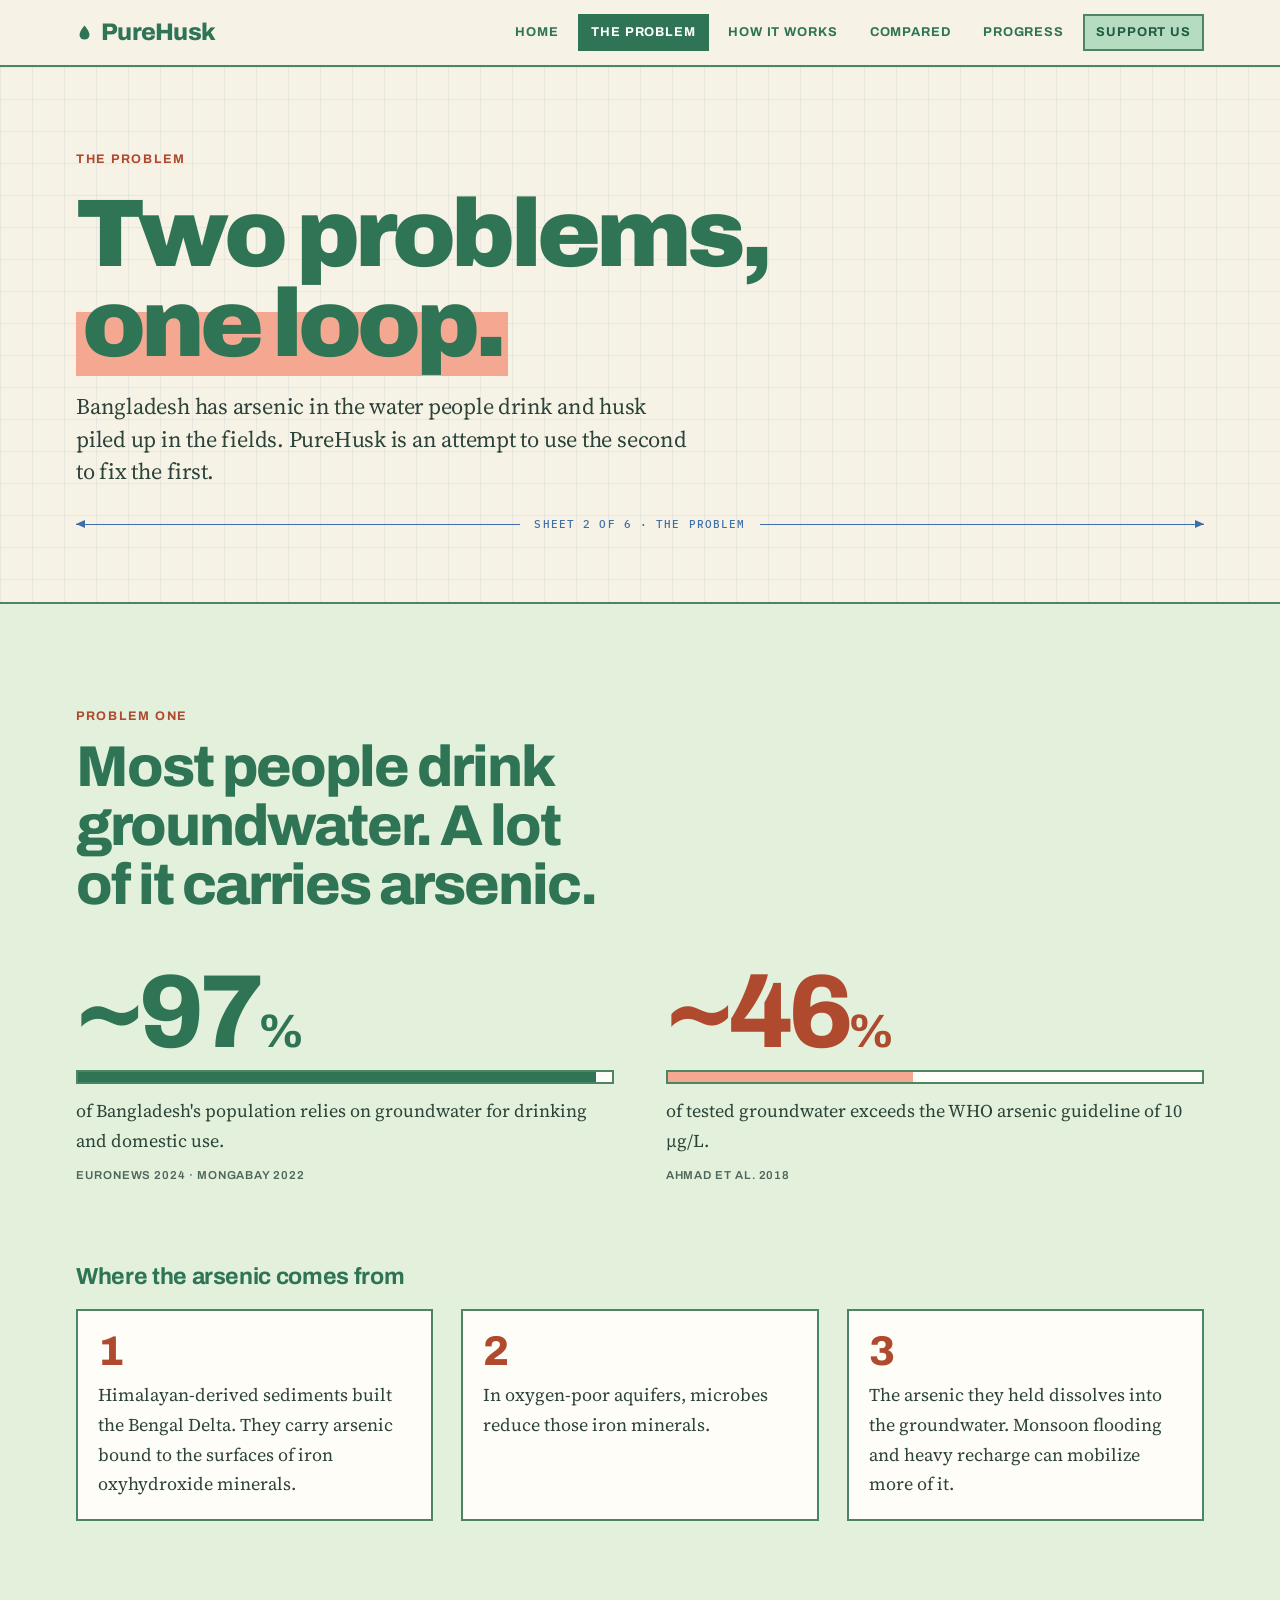
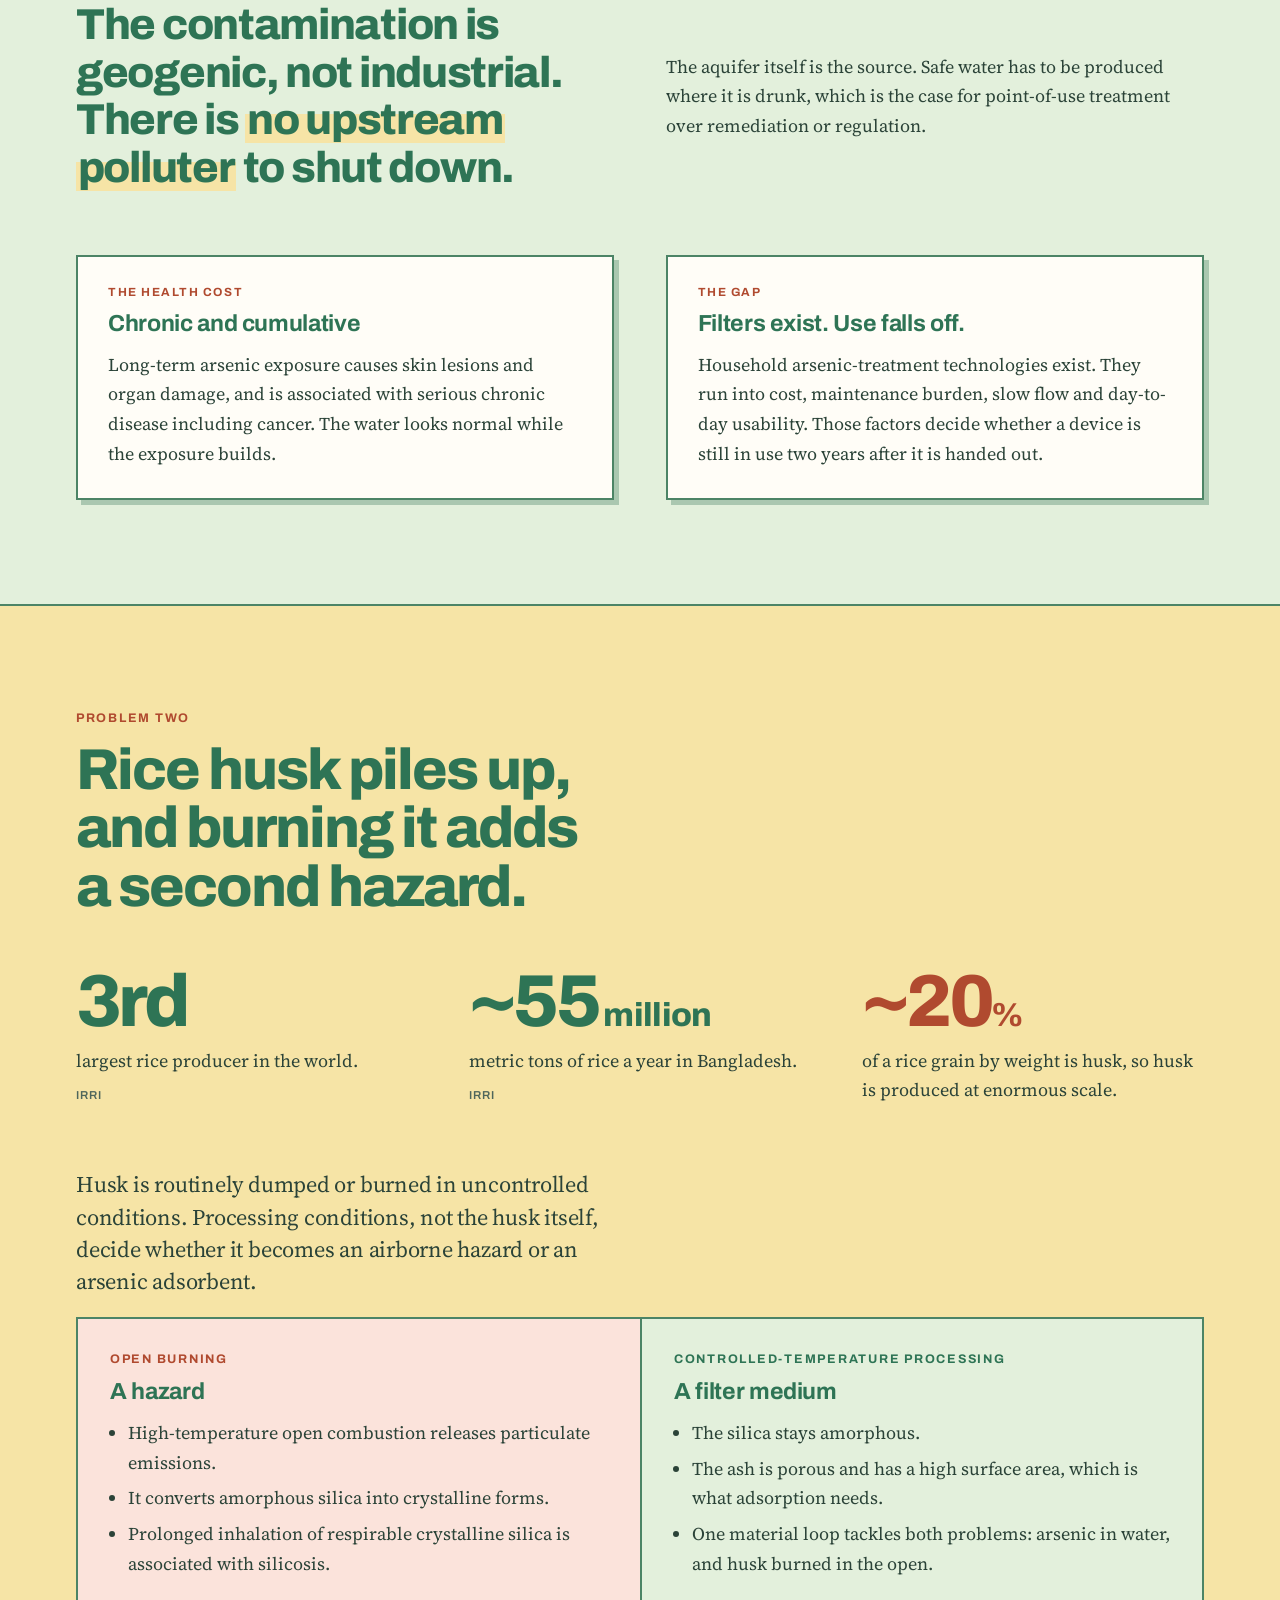
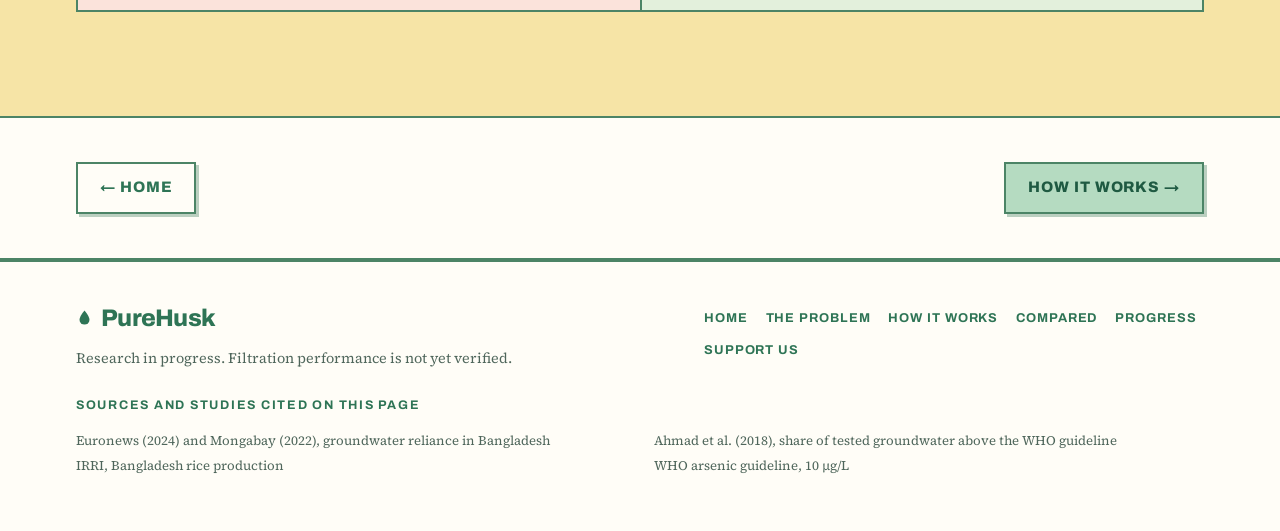
<file: problem.html>
<!doctype html>
<html lang="en">
<head>
<meta charset="utf-8">
<meta name="viewport" content="width=device-width, initial-scale=1, viewport-fit=cover">
<meta name="claude:viewport-fit-sides" content="cover">
<title>The problem · PureHusk</title>
<link rel="stylesheet" href="https://fonts.googleapis.com/css2?family=Archivo:wdth,wght@62..125,100..900&family=Source+Serif+4:ital,opsz,wght@0,8..60,400..700;1,8..60,400..600&family=IBM+Plex+Mono:wght@500&display=swap">
<link rel="stylesheet" href="styles.css">
<link rel="icon" href="favicon.svg" type="image/svg+xml">
<link rel="icon" href="favicon.ico" sizes="48x48">
<link rel="apple-touch-icon" href="apple-touch-icon.png">
</head>
<body>


<header class="site-header">
  <div class="wrap">
    <a class="brand" href="index.html"><svg viewBox="0 0 24 24" aria-hidden="true"><path d="M12 2C12 2 5 10 5 15a7 7 0 0 0 14 0C19 10 12 2 12 2Z" fill="currentColor"/></svg>PureHusk</a>
    <nav class="nav" aria-label="Main">
      <a href="index.html">Home</a>
      <a href="problem.html" aria-current="page">The problem</a>
      <a href="how-it-works.html">How it works</a>
      <a href="compare.html">Compared</a>
      <a href="progress.html">Progress</a>
      <a class="nav-cta" href="support.html">Support us</a>
    </nav>
  </div>
</header>
<main>

<section class="page-head">
  <div class="wrap">
    <p class="eyebrow">The problem</p>
    <h1>Two problems, <span class="hl">one loop.</span></h1>
    <p class="lede">Bangladesh has arsenic in the water people drink and husk piled up in the fields. PureHusk is an attempt to use the second to fix the first.</p>
    <div class="dim" aria-hidden="true"><i></i><span>Sheet 2 of 6 · The problem</span><i></i></div>
  </div>
</section>

<section class="band b-leaf">
  <div class="wrap">
    <div class="sec-head">
      <p class="eyebrow">Problem one</p>
      <h2>Most people drink groundwater. A lot of it carries arsenic.</h2>
    </div>
    <div class="grid cols-2">
      <div class="stat">
        <div class="num">~97<small>%</small></div>
        <div class="meter" role="img" aria-label="97 percent"><i style="--w:97%;--c:var(--green)"></i></div>
        <p>of Bangladesh's population relies on groundwater for drinking and domestic use.</p>
        <p class="src">Euronews 2024 · Mongabay 2022</p>
      </div>
      <div class="stat">
        <div class="num red">~46<small>%</small></div>
        <div class="meter" role="img" aria-label="46 percent"><i style="--w:46%;--c:var(--red)"></i></div>
        <p>of tested groundwater exceeds the WHO arsenic guideline of 10 µg/L.</p>
        <p class="src">Ahmad et al. 2018</p>
      </div>
    </div>

    <div style="margin-top: clamp(48px, 7vw, 80px);" class="stack">
      <h3>Where the arsenic comes from</h3>
      <ol class="chain">
        <li><p>Himalayan-derived sediments built the Bengal Delta. They carry arsenic bound to the surfaces of iron oxyhydroxide minerals.</p></li>
        <li><p>In oxygen-poor aquifers, microbes reduce those iron minerals.</p></li>
        <li><p>The arsenic they held dissolves into the groundwater. Monsoon flooding and heavy recharge can mobilize more of it.</p></li>
      </ol>
    </div>

    <div class="grid cols-2" style="margin-top: clamp(48px, 7vw, 80px); align-items: center;">
      <p class="pull">The contamination is geogenic, not industrial. There is <em>no upstream polluter</em> to shut down.</p>
      <p>The aquifer itself is the source. Safe water has to be produced where it is drunk, which is the case for point-of-use treatment over remediation or regulation.</p>
    </div>

    <div class="grid cols-2" style="margin-top: clamp(40px, 6vw, 64px);">
      <div class="card">
        <span class="tag">The health cost</span>
        <h3>Chronic and cumulative</h3>
        <p>Long-term arsenic exposure causes skin lesions and organ damage, and is associated with serious chronic disease including cancer. The water looks normal while the exposure builds.</p>
      </div>
      <div class="card">
        <span class="tag">The gap</span>
        <h3>Filters exist. Use falls off.</h3>
        <p>Household arsenic-treatment technologies exist. They run into cost, maintenance burden, slow flow and day-to-day usability. Those factors decide whether a device is still in use two years after it is handed out.</p>
      </div>
    </div>
  </div>
</section>

<section class="band b-tan">
  <div class="wrap">
    <div class="sec-head">
      <p class="eyebrow">Problem two</p>
      <h2>Rice husk piles up, and burning it adds a second hazard.</h2>
    </div>
    <div class="grid cols-3">
      <div class="stat mid"><div class="num">3rd</div><p>largest rice producer in the world.</p><p class="src">IRRI</p></div>
      <div class="stat mid"><div class="num">~55<small> million</small></div><p>metric tons of rice a year in Bangladesh.</p><p class="src">IRRI</p></div>
      <div class="stat mid"><div class="num red">~20<small>%</small></div><p>of a rice grain by weight is husk, so husk is produced at enormous scale.</p></div>
    </div>
    <div class="stack" style="margin-top: clamp(40px, 6vw, 64px);">
      <p class="lede" style="max-width: 50ch;">Husk is routinely dumped or burned in uncontrolled conditions. Processing conditions, not the husk itself, decide whether it becomes an airborne hazard or an arsenic adsorbent.</p>
      <div class="versus">
        <div class="hot">
          <p class="eyebrow">Open burning</p>
          <h3>A hazard</h3>
          <ul>
            <li>High-temperature open combustion releases particulate emissions.</li>
            <li>It converts amorphous silica into crystalline forms.</li>
            <li>Prolonged inhalation of respirable crystalline silica is associated with silicosis.</li>
          </ul>
        </div>
        <div class="cool">
          <p class="eyebrow green">Controlled-temperature processing</p>
          <h3>A filter medium</h3>
          <ul>
            <li>The silica stays amorphous.</li>
            <li>The ash is porous and has a high surface area, which is what adsorption needs.</li>
            <li>One material loop tackles both problems: arsenic in water, and husk burned in the open.</li>
          </ul>
        </div>
      </div>
    </div>
  </div>
</section>

<section class="band b-paper">
  <div class="wrap" style="padding-block: 44px;">
    <div class="pager">
      <a class="btn alt" href="index.html">← Home</a>
      <a class="btn" href="how-it-works.html">How it works →</a>
    </div>
  </div>
</section>
</main>

<footer class="site-footer">
  <div class="wrap">
    <div class="foot-top">
      <div class="stack">
        <a class="brand" href="index.html"><svg viewBox="0 0 24 24" aria-hidden="true"><path d="M12 2C12 2 5 10 5 15a7 7 0 0 0 14 0C19 10 12 2 12 2Z" fill="currentColor"/></svg>PureHusk</a>
        <p class="small">Research in progress. Filtration performance is not yet verified.</p>
      </div>
      <nav class="foot-nav" aria-label="Footer">
        <a href="index.html">Home</a>
        <a href="problem.html">The problem</a>
        <a href="how-it-works.html">How it works</a>
        <a href="compare.html">Compared</a>
        <a href="progress.html">Progress</a>
        <a href="support.html">Support us</a>
      </nav>
    </div>
    <div class="stack"><p class="eyebrow green">Sources and studies cited on this page</p><ul class="sources"><li>Euronews (2024) and Mongabay (2022), groundwater reliance in Bangladesh</li><li>Ahmad et al. (2018), share of tested groundwater above the WHO guideline</li><li>IRRI, Bangladesh rice production</li><li>WHO arsenic guideline, 10 µg/L</li></ul></div>
  </div>
</footer>
</body>
</html>
</file>
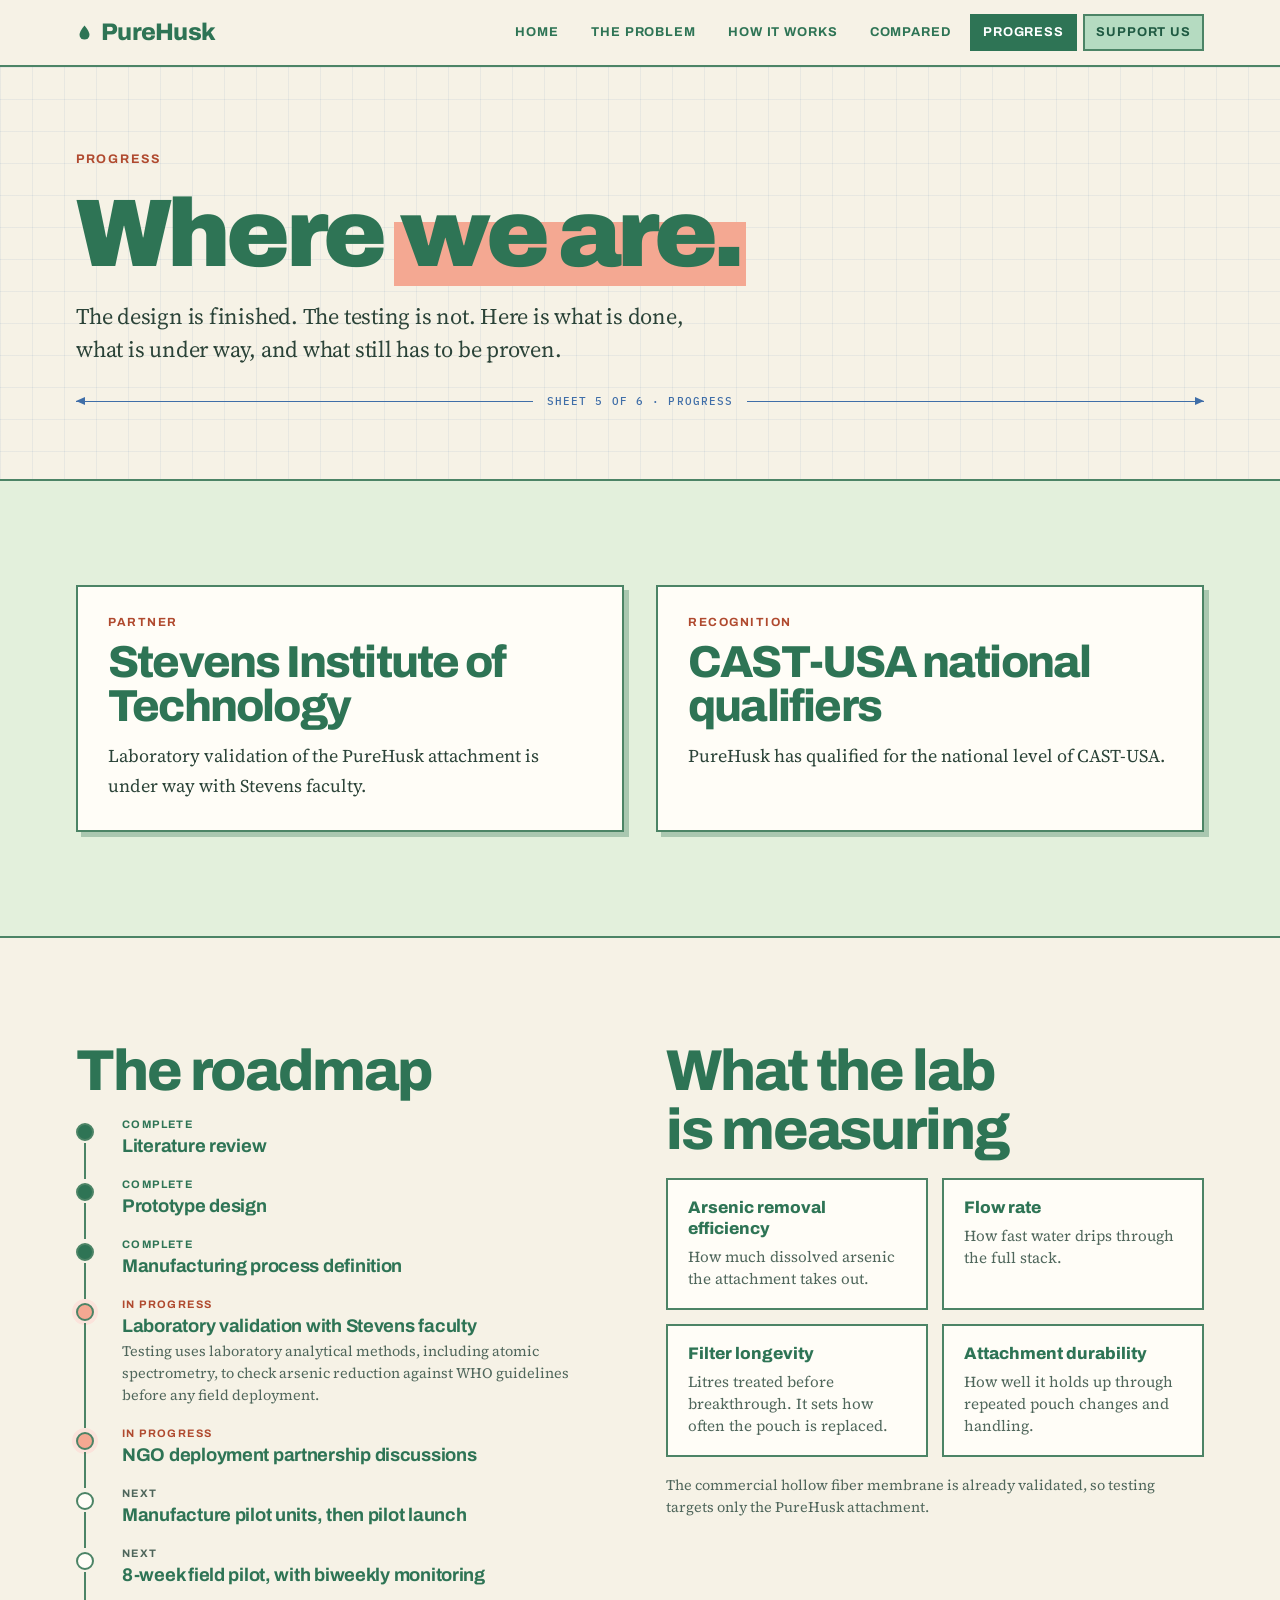
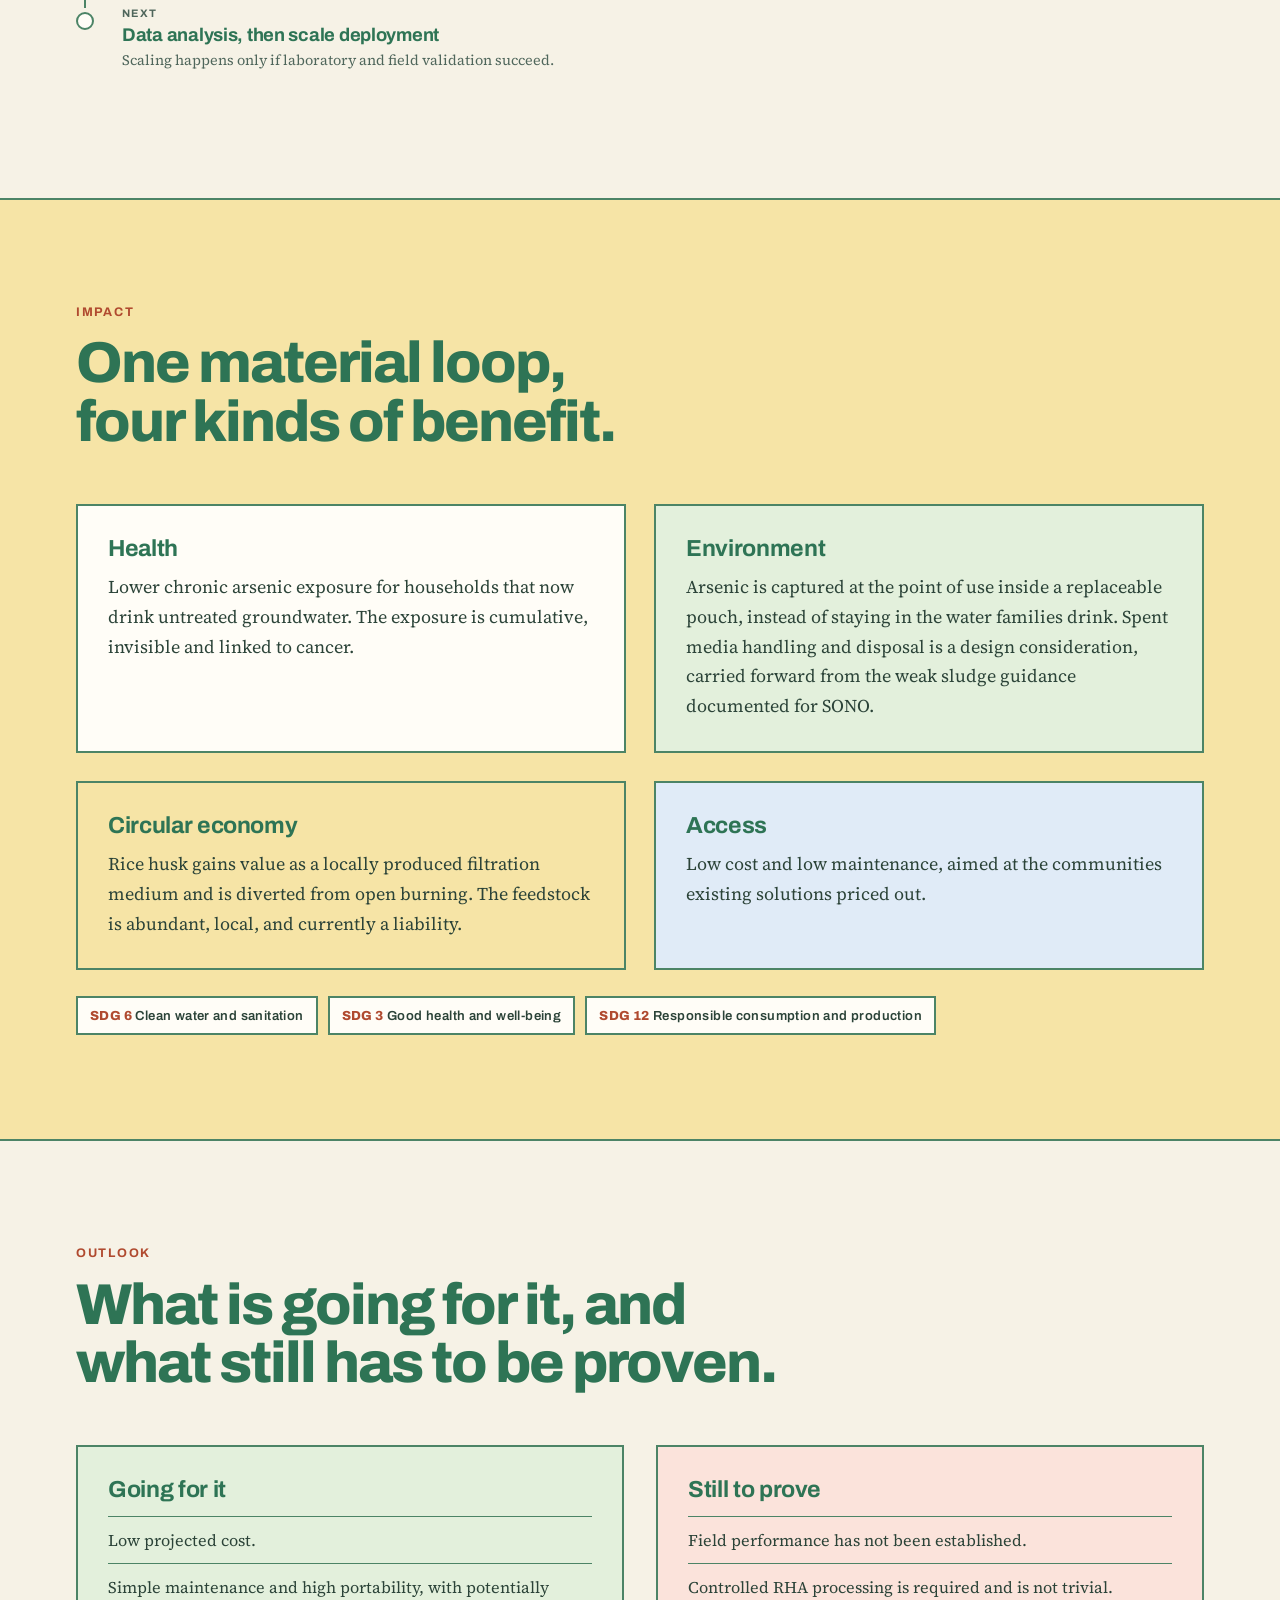
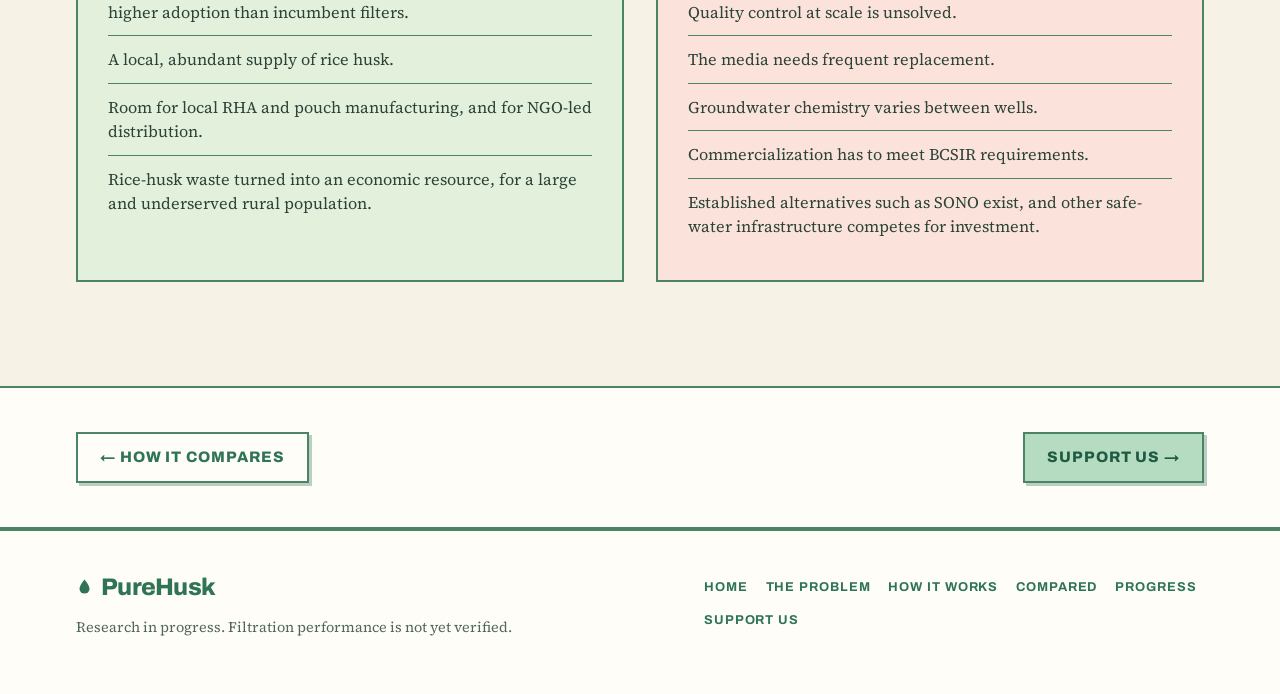
<file: progress.html>
<!doctype html>
<html lang="en">
<head>
<meta charset="utf-8">
<meta name="viewport" content="width=device-width, initial-scale=1, viewport-fit=cover">
<meta name="claude:viewport-fit-sides" content="cover">
<title>Progress · PureHusk</title>
<link rel="stylesheet" href="https://fonts.googleapis.com/css2?family=Archivo:wdth,wght@62..125,100..900&family=Source+Serif+4:ital,opsz,wght@0,8..60,400..700;1,8..60,400..600&family=IBM+Plex+Mono:wght@500&display=swap">
<link rel="stylesheet" href="styles.css">
<link rel="icon" href="favicon.svg" type="image/svg+xml">
<link rel="icon" href="favicon.ico" sizes="48x48">
<link rel="apple-touch-icon" href="apple-touch-icon.png">
</head>
<body>


<header class="site-header">
  <div class="wrap">
    <a class="brand" href="index.html"><svg viewBox="0 0 24 24" aria-hidden="true"><path d="M12 2C12 2 5 10 5 15a7 7 0 0 0 14 0C19 10 12 2 12 2Z" fill="currentColor"/></svg>PureHusk</a>
    <nav class="nav" aria-label="Main">
      <a href="index.html">Home</a>
      <a href="problem.html">The problem</a>
      <a href="how-it-works.html">How it works</a>
      <a href="compare.html">Compared</a>
      <a href="progress.html" aria-current="page">Progress</a>
      <a class="nav-cta" href="support.html">Support us</a>
    </nav>
  </div>
</header>
<main>

<section class="page-head">
  <div class="wrap">
    <p class="eyebrow">Progress</p>
    <h1>Where <span class="hl">we are.</span></h1>
    <p class="lede">The design is finished. The testing is not. Here is what is done, what is under way, and what still has to be proven.</p>
    <div class="dim" aria-hidden="true"><i></i><span>Sheet 5 of 6 · Progress</span><i></i></div>
  </div>
</section>

<section class="band b-leaf">
  <div class="wrap">
    <div class="recog">
      <div class="card">
        <span class="tag">Partner</span>
        <div class="big">Stevens Institute of Technology</div>
        <p>Laboratory validation of the PureHusk attachment is under way with Stevens faculty.</p>
      </div>
      <div class="card">
        <span class="tag">Recognition</span>
        <div class="big">CAST-USA national qualifiers</div>
        <p>PureHusk has qualified for the national level of CAST-USA.</p>
      </div>
    </div>
  </div>
</section>

<section>
  <div class="wrap">
    <div class="grid cols-2">
      <div class="stack">
        <h2>The roadmap</h2>
        <ol class="timeline">
          <li class="done"><span class="dot"></span><div><span class="pill">Complete</span><h3>Literature review</h3></div></li>
          <li class="done"><span class="dot"></span><div><span class="pill">Complete</span><h3>Prototype design</h3></div></li>
          <li class="done"><span class="dot"></span><div><span class="pill">Complete</span><h3>Manufacturing process definition</h3></div></li>
          <li class="now"><span class="dot"></span><div><span class="pill">In progress</span><h3>Laboratory validation with Stevens faculty</h3><p class="small" style="margin-top: 4px;">Testing uses laboratory analytical methods, including atomic spectrometry, to check arsenic reduction against WHO guidelines before any field deployment.</p></div></li>
          <li class="now"><span class="dot"></span><div><span class="pill">In progress</span><h3>NGO deployment partnership discussions</h3></div></li>
          <li><span class="dot"></span><div><span class="pill">Next</span><h3>Manufacture pilot units, then pilot launch</h3></div></li>
          <li><span class="dot"></span><div><span class="pill">Next</span><h3>8-week field pilot, with biweekly monitoring</h3></div></li>
          <li><span class="dot"></span><div><span class="pill">Next</span><h3>Data analysis, then scale deployment</h3><p class="small" style="margin-top: 4px;">Scaling happens only if laboratory and field validation succeed.</p></div></li>
        </ol>
      </div>
      <div class="stack">
        <h2>What the lab is measuring</h2>
        <div class="metrics">
          <div class="metric"><b>Arsenic removal efficiency</b><span>How much dissolved arsenic the attachment takes out.</span></div>
          <div class="metric"><b>Flow rate</b><span>How fast water drips through the full stack.</span></div>
          <div class="metric"><b>Filter longevity</b><span>Litres treated before breakthrough. It sets how often the pouch is replaced.</span></div>
          <div class="metric"><b>Attachment durability</b><span>How well it holds up through repeated pouch changes and handling.</span></div>
        </div>
        <p class="small">The commercial hollow fiber membrane is already validated, so testing targets only the PureHusk attachment.</p>
      </div>
    </div>
  </div>
</section>

<section class="band b-tan">
  <div class="wrap">
    <div class="sec-head">
      <p class="eyebrow">Impact</p>
      <h2>One material loop, four kinds of benefit.</h2>
    </div>
    <div class="impact">
      <div style="background: var(--paper);"><h3>Health</h3><p>Lower chronic arsenic exposure for households that now drink untreated groundwater. The exposure is cumulative, invisible and linked to cancer.</p></div>
      <div style="background: var(--leaf-soft);"><h3>Environment</h3><p>Arsenic is captured at the point of use inside a replaceable pouch, instead of staying in the water families drink. Spent media handling and disposal is a design consideration, carried forward from the weak sludge guidance documented for SONO.</p></div>
      <div style="background: var(--tan);"><h3>Circular economy</h3><p>Rice husk gains value as a locally produced filtration medium and is diverted from open burning. The feedstock is abundant, local, and currently a liability.</p></div>
      <div style="background: var(--cad-soft);"><h3>Access</h3><p>Low cost and low maintenance, aimed at the communities existing solutions priced out.</p></div>
    </div>
    <div class="sdgs" aria-label="Sustainable Development Goals">
      <span><b>SDG 6</b> Clean water and sanitation</span>
      <span><b>SDG 3</b> Good health and well-being</span>
      <span><b>SDG 12</b> Responsible consumption and production</span>
    </div>
  </div>
</section>

<section>
  <div class="wrap">
    <div class="sec-head">
      <p class="eyebrow">Outlook</p>
      <h2>What is going for it, and what still has to be proven.</h2>
    </div>
    <div class="lists">
      <div style="background: var(--leaf-soft);">
        <h3>Going for it</h3>
        <ul>
          <li>Low projected cost.</li>
          <li>Simple maintenance and high portability, with potentially higher adoption than incumbent filters.</li>
          <li>A local, abundant supply of rice husk.</li>
          <li>Room for local RHA and pouch manufacturing, and for NGO-led distribution.</li>
          <li>Rice-husk waste turned into an economic resource, for a large and underserved rural population.</li>
        </ul>
      </div>
      <div style="background: var(--red-soft);">
        <h3>Still to prove</h3>
        <ul>
          <li>Field performance has not been established.</li>
          <li>Controlled RHA processing is required and is not trivial. Quality control at scale is unsolved.</li>
          <li>The media needs frequent replacement.</li>
          <li>Groundwater chemistry varies between wells.</li>
          <li>Commercialization has to meet BCSIR requirements.</li>
          <li>Established alternatives such as SONO exist, and other safe-water infrastructure competes for investment.</li>
        </ul>
      </div>
    </div>
  </div>
</section>

<section class="band b-paper">
  <div class="wrap" style="padding-block: 44px;">
    <div class="pager">
      <a class="btn alt" href="compare.html">← How it compares</a>
      <a class="btn" href="support.html">Support us →</a>
    </div>
  </div>
</section>
</main>

<footer class="site-footer">
  <div class="wrap">
    <div class="foot-top">
      <div class="stack">
        <a class="brand" href="index.html"><svg viewBox="0 0 24 24" aria-hidden="true"><path d="M12 2C12 2 5 10 5 15a7 7 0 0 0 14 0C19 10 12 2 12 2Z" fill="currentColor"/></svg>PureHusk</a>
        <p class="small">Research in progress. Filtration performance is not yet verified.</p>
      </div>
      <nav class="foot-nav" aria-label="Footer">
        <a href="index.html">Home</a>
        <a href="problem.html">The problem</a>
        <a href="how-it-works.html">How it works</a>
        <a href="compare.html">Compared</a>
        <a href="progress.html">Progress</a>
        <a href="support.html">Support us</a>
      </nav>
    </div>
    
  </div>
</footer>
</body>
</html>
</file>
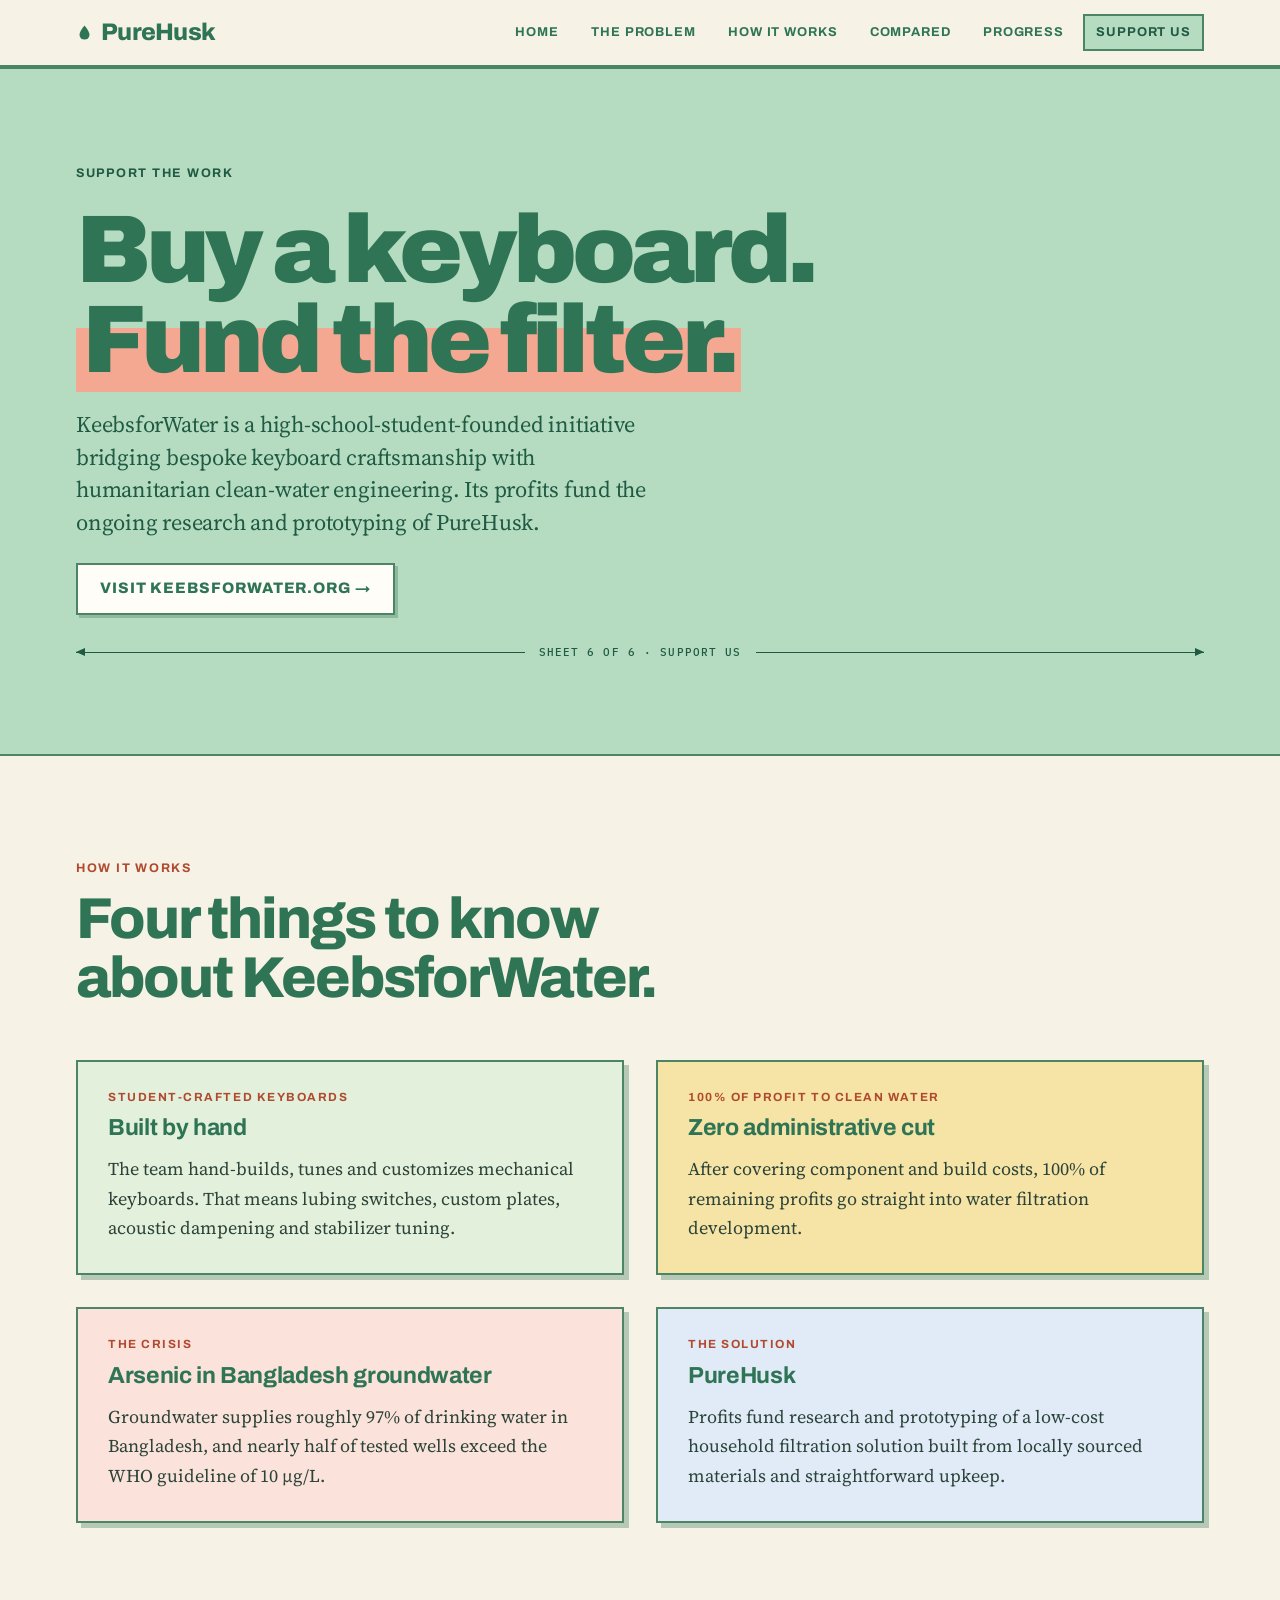
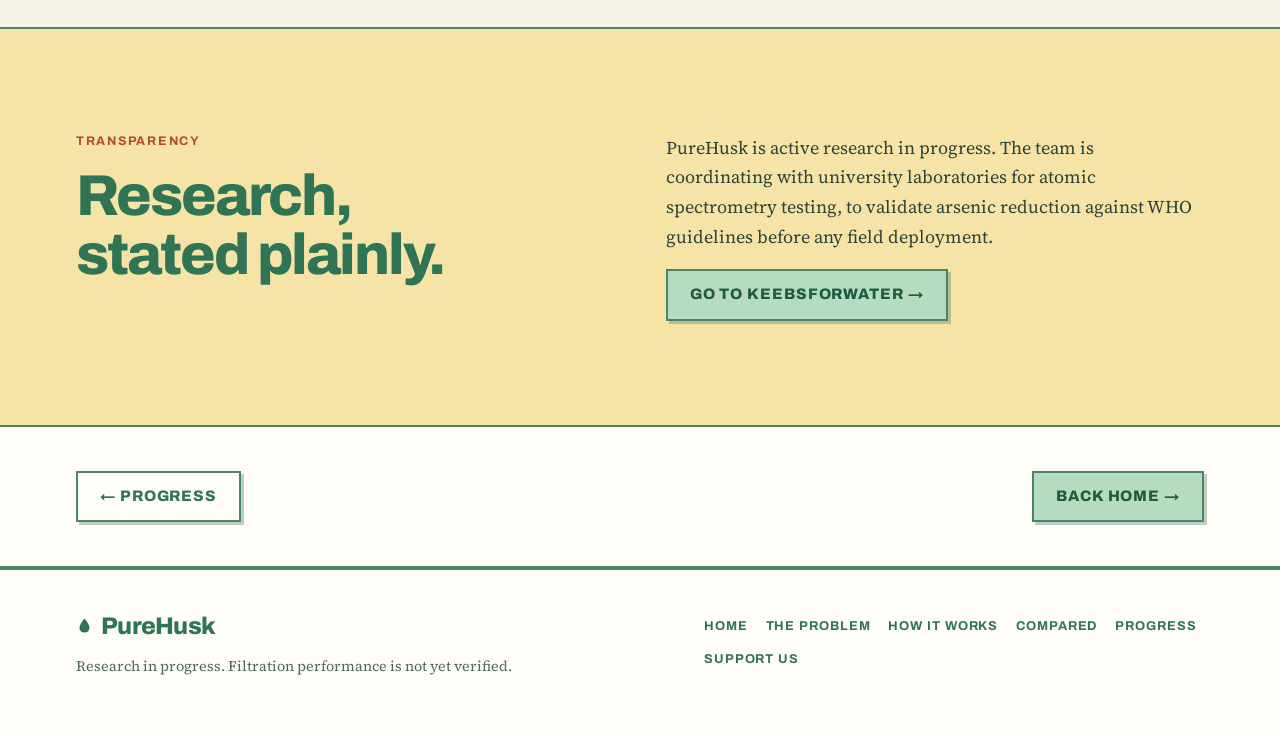
<file: support.html>
<!doctype html>
<html lang="en">
<head>
<meta charset="utf-8">
<meta name="viewport" content="width=device-width, initial-scale=1, viewport-fit=cover">
<meta name="claude:viewport-fit-sides" content="cover">
<title>Support us · PureHusk</title>
<link rel="stylesheet" href="https://fonts.googleapis.com/css2?family=Archivo:wdth,wght@62..125,100..900&family=Source+Serif+4:ital,opsz,wght@0,8..60,400..700;1,8..60,400..600&family=IBM+Plex+Mono:wght@500&display=swap">
<link rel="stylesheet" href="styles.css">
<link rel="icon" href="favicon.svg" type="image/svg+xml">
<link rel="icon" href="favicon.ico" sizes="48x48">
<link rel="apple-touch-icon" href="apple-touch-icon.png">
</head>
<body>


<header class="site-header">
  <div class="wrap">
    <a class="brand" href="index.html"><svg viewBox="0 0 24 24" aria-hidden="true"><path d="M12 2C12 2 5 10 5 15a7 7 0 0 0 14 0C19 10 12 2 12 2Z" fill="currentColor"/></svg>PureHusk</a>
    <nav class="nav" aria-label="Main">
      <a href="index.html">Home</a>
      <a href="problem.html">The problem</a>
      <a href="how-it-works.html">How it works</a>
      <a href="compare.html">Compared</a>
      <a href="progress.html">Progress</a>
      <a class="nav-cta" href="support.html" aria-current="page">Support us</a>
    </nav>
  </div>
</header>
<main>
<section class="band b-green">
  <div class="wrap" style="padding-block: clamp(44px, 8vw, 96px); display: grid; gap: 24px;">
    <p class="eyebrow">Support the work</p>
    <h1>Buy a keyboard. <span class="hl">Fund the filter.</span></h1>
    <p class="lede" style="max-width: 52ch;">KeebsforWater is a high-school-student-founded initiative bridging bespoke keyboard craftsmanship with humanitarian clean-water engineering. Its profits fund the ongoing research and prototyping of PureHusk.</p>
    <div class="cta"><a class="btn alt" href="https://www.keebsforwater.org" target="_blank" rel="noopener">Visit keebsforwater.org →</a></div>
    <div class="dim" aria-hidden="true"><i></i><span>Sheet 6 of 6 · Support us</span><i></i></div>
  </div>
</section>

<section>
  <div class="wrap">
    <div class="sec-head">
      <p class="eyebrow">How it works</p>
      <h2>Four things to know about KeebsforWater.</h2>
    </div>
    <div class="pillars">
      <div class="card" style="background: var(--leaf-soft);">
        <span class="tag">Student-crafted keyboards</span>
        <h3>Built by hand</h3>
        <p>The team hand-builds, tunes and customizes mechanical keyboards. That means lubing switches, custom plates, acoustic dampening and stabilizer tuning.</p>
      </div>
      <div class="card" style="background: var(--tan);">
        <span class="tag">100% of profit to clean water</span>
        <h3>Zero administrative cut</h3>
        <p>After covering component and build costs, 100% of remaining profits go straight into water filtration development.</p>
      </div>
      <div class="card" style="background: var(--red-soft);">
        <span class="tag">The crisis</span>
        <h3>Arsenic in Bangladesh groundwater</h3>
        <p>Groundwater supplies roughly 97% of drinking water in Bangladesh, and nearly half of tested wells exceed the WHO guideline of 10 µg/L.</p>
      </div>
      <div class="card" style="background: var(--cad-soft);">
        <span class="tag">The solution</span>
        <h3>PureHusk</h3>
        <p>Profits fund research and prototyping of a low-cost household filtration solution built from locally sourced materials and straightforward upkeep.</p>
      </div>
    </div>
  </div>
</section>

<section class="band b-tan">
  <div class="wrap">
    <div class="grid cols-2">
      <div class="stack">
        <p class="eyebrow">Transparency</p>
        <h2>Research, stated plainly.</h2>
      </div>
      <div class="stack">
        <p>PureHusk is active research in progress. The team is coordinating with university laboratories for atomic spectrometry testing, to validate arsenic reduction against WHO guidelines before any field deployment.</p>
        <div class="cta"><a class="btn" href="https://www.keebsforwater.org" target="_blank" rel="noopener">Go to KeebsforWater →</a></div>
      </div>
    </div>
  </div>
</section>

<section class="band b-paper">
  <div class="wrap" style="padding-block: 44px;">
    <div class="pager">
      <a class="btn alt" href="progress.html">← Progress</a>
      <a class="btn" href="index.html">Back home →</a>
    </div>
  </div>
</section>
</main>

<footer class="site-footer">
  <div class="wrap">
    <div class="foot-top">
      <div class="stack">
        <a class="brand" href="index.html"><svg viewBox="0 0 24 24" aria-hidden="true"><path d="M12 2C12 2 5 10 5 15a7 7 0 0 0 14 0C19 10 12 2 12 2Z" fill="currentColor"/></svg>PureHusk</a>
        <p class="small">Research in progress. Filtration performance is not yet verified.</p>
      </div>
      <nav class="foot-nav" aria-label="Footer">
        <a href="index.html">Home</a>
        <a href="problem.html">The problem</a>
        <a href="how-it-works.html">How it works</a>
        <a href="compare.html">Compared</a>
        <a href="progress.html">Progress</a>
        <a href="support.html">Support us</a>
      </nav>
    </div>
    
  </div>
</footer>
</body>
</html>
</file>
<file: styles.css>
/* PureHusk. Light, poster-style layout in soft pastels: sage, coral, straw and sky on warm paper.
   Outlines and offset shadows are mid green, never black. Type: Archivo (display, labels, buttons), Source Serif 4 (reading), IBM Plex Mono (drawing labels).
   Scale: display 2.7-6.75rem / h2 2.1-3.6rem / h3 1.45rem / lede 1.4rem / body 1.125rem / small 0.9rem / button 0.95rem. */
/* black-free: outlines are mid green, text is a soft deep green */
:root {
  --bg: #F6F2E6;
  --paper: #FFFDF7;
  --sheet: #F8F4E8;
  --ink: #4C8466;
  --text: #2B4338;
  --green: #2E7455;
  --green-deep: #1F5A42;
  --sage: #B5DBC1;
  --red: #F4A892;
  --red-ink: #B04A2F;
  --red-soft: #FBE3DB;
  --cad: #3F6EA8;
  --cad-fill: #B3D0EE;
  --cad-soft: #E0EBF7;
  --water: #5FB8E0;
  --leaf-soft: #E3F0DC;
  --tan: #F6E4A6;
  --tan-deep: #D6B25A;
  --iron: #B5532D;
  --muted: #4F665B;
  --line: #D9D6BF;
  --grid: rgba(63, 110, 168, 0.08);
  --f-display: 'Archivo', 'Arial Narrow', Arial, Helvetica, sans-serif;
  --f-body: 'Source Serif 4', Georgia, 'Times New Roman', serif;
  --f-mono: 'IBM Plex Mono', ui-monospace, Menlo, Consolas, monospace;
  --sp: clamp(56px, 9vw, 104px);
  --shadow: 5px 5px 0 rgba(76, 132, 102, 0.38);
  color-scheme: light;
}
:root { padding-top: env(safe-area-inset-top, 0px); padding-bottom: env(safe-area-inset-bottom, 0px); }
[hidden] { display: none !important; }
img { max-width: 100%; }
*, *::before, *::after { box-sizing: border-box; }
html { background: var(--bg); scroll-behavior: smooth; }
body {
  margin: 0;
  background: var(--bg);
  color: var(--text);
  font: 400 1.125rem/1.65 var(--f-body);
  -webkit-font-smoothing: antialiased;
}
a { color: var(--red-ink); text-underline-offset: 3px; }
a:focus-visible { outline: 3px solid var(--cad); outline-offset: 3px; }
b, strong { font-weight: 600; }
p { margin: 0; max-width: 62ch; }

h1, h2, h3 { font-family: var(--f-display); color: var(--green); margin: 0; text-wrap: balance; }
h1 { font-weight: 900; font-stretch: 100%; font-size: clamp(2.7rem, 9.4vw, 6rem); line-height: 0.94; letter-spacing: -0.05em; }
h2 { font-weight: 800; font-stretch: 100%; font-size: clamp(2.1rem, 5.2vw, 3.6rem); line-height: 1.02; letter-spacing: -0.035em; }
h3 { font-weight: 700; font-stretch: 100%; font-size: 1.45rem; line-height: 1.15; letter-spacing: -0.015em; }
.eyebrow { font: 700 0.78rem/1.3 var(--f-display); font-stretch: 100%; letter-spacing: 0.14em; text-transform: uppercase; color: var(--red-ink); }
.eyebrow.green { color: var(--green); }
.lede { font-size: 1.4rem; line-height: 1.45; letter-spacing: -0.01em; }
.small { font-size: 0.9rem; line-height: 1.5; color: var(--muted); }
.src { font: 600 0.72rem/1.45 var(--f-display); letter-spacing: 0.08em; text-transform: uppercase; color: var(--muted); }

/* layout */
.wrap {
  max-width: 1160px; margin: 0 auto;
  padding-left: max(16px, env(safe-area-inset-left, 0px));
  padding-right: max(16px, env(safe-area-inset-right, 0px));
  padding-block: var(--sp);
}
.band { border-block: 2px solid var(--ink); }
.band + .band { border-top: 0; }
.b-leaf { background: var(--leaf-soft); }
.b-tan { background: var(--tan); }
.b-paper { background: var(--paper); }
.b-green { background: var(--sage); color: var(--text); }
.b-green h1, .b-green h2, .b-green h3, .b-green .num { color: var(--green); }
.b-green .lede, .b-green .eyebrow { color: var(--green-deep); }
.grid { display: grid; gap: clamp(24px, 4vw, 56px); }
.grid > * { min-width: 0; }
.cols-2 { grid-template-columns: 1fr 1fr; }
.cols-3 { grid-template-columns: repeat(3, 1fr); }
.cols-2-wide { grid-template-columns: 0.9fr 1.1fr; align-items: center; }
.stack { display: grid; gap: 18px; align-content: start; }
.sec-head { display: grid; gap: 14px; max-width: 800px; margin-bottom: clamp(30px, 5vw, 52px); }

/* header */
.site-header { background: var(--bg); border-bottom: 2px solid var(--ink); }
.site-header .wrap { padding-block: 14px; display: flex; align-items: center; justify-content: space-between; gap: 10px 24px; flex-wrap: wrap; }
.brand { font: 800 1.5rem/1 var(--f-display); font-stretch: 100%; letter-spacing: -0.03em; color: var(--green); text-decoration: none; display: inline-flex; align-items: center; gap: 8px; }
.brand svg { width: 17px; height: 17px; color: var(--green); flex: none; }
.nav { display: flex; gap: 4px 6px; flex-wrap: wrap; align-items: center; }
.nav a { font: 700 0.8rem/1 var(--f-display); letter-spacing: 0.07em; text-transform: uppercase; color: var(--green); text-decoration: none; padding: 10px 11px; border: 2px solid transparent; }
.nav a:hover { border-color: var(--ink); }
.nav a[aria-current="page"] { background: var(--green); color: #fff; }
.nav a.nav-cta { background: var(--sage); color: var(--green-deep); border-color: var(--ink); }

/* buttons */
.btn {
  display: inline-flex; align-items: center; gap: 10px;
  font: 800 0.95rem/1 var(--f-display); letter-spacing: 0.06em; text-transform: uppercase;
  padding: 16px 22px; color: var(--green-deep); background: var(--sage);
  border: 2px solid var(--ink); box-shadow: 3px 3px 0 rgba(76, 132, 102, 0.38); text-decoration: none;
  transition: transform 0.12s, box-shadow 0.12s;
}
.btn:hover { transform: translate(2px, 2px); box-shadow: 1px 1px 0 rgba(76, 132, 102, 0.38); }
.btn.alt { background: var(--paper); color: var(--green); }
.btn.green { background: var(--sage); color: var(--green-deep); }
.cta { display: flex; gap: 14px; flex-wrap: wrap; }

/* hero */
.hero .wrap { padding-top: clamp(28px, 5vw, 56px); padding-bottom: clamp(48px, 7vw, 88px); }
.hero-grid { display: grid; grid-template-columns: 1.15fr 0.85fr; gap: clamp(24px, 5vw, 64px); align-items: center; }
.hero-grid > * { min-width: 0; }
.hero-copy { display: grid; gap: 24px; }
.hl { background: linear-gradient(transparent 38%, var(--red) 38%); padding: 0 0.06em; -webkit-box-decoration-break: clone; box-decoration-break: clone; }
.vs { color: var(--red-ink); }
.hero-art { max-width: 440px; justify-self: center; width: 100%; }
.hero-art img { display: block; width: 100%; height: auto; }
.hero-art figcaption { font: 600 0.72rem/1.4 var(--f-display); letter-spacing: 0.08em; text-transform: uppercase; color: var(--muted); text-align: center; margin-top: 4px; }
.sticker { position: absolute; display: grid; place-content: center; text-align: center; border: 2px solid var(--ink); box-shadow: 3px 3px 0 rgba(76, 132, 102, 0.38); text-transform: uppercase; font-family: var(--f-display); }
.sticker.round { width: 132px; height: 132px; border-radius: 50%; background: var(--red); color: var(--text); top: 2%; right: 0; transform: rotate(10deg); gap: 3px; }
.sticker.tag { background: var(--tan); color: var(--green-deep); bottom: 12%; left: 0; padding: 12px 16px; transform: rotate(-5deg); gap: 4px; }
.sticker small { font: 700 0.64rem/1.2 var(--f-display); letter-spacing: 0.13em; }
.sticker strong { font: 800 1.2rem/1 var(--f-display); font-stretch: 100%; letter-spacing: -0.02em; }

/* page head */
.page-head .wrap { padding-block: clamp(40px, 7vw, 84px) clamp(36px, 6vw, 72px); display: grid; gap: 22px; }
.page-head .lede { max-width: 56ch; }

/* number strip and stats */
.nums { display: grid; grid-template-columns: repeat(4, 1fr); }
.nums > div { padding: 4px 22px 4px 22px; border-left: 2px solid var(--ink); display: grid; gap: 8px; align-content: start; min-width: 0; }
.nums > div:first-child { border-left: 0; padding-left: 0; }
.nums .n { font: 800 clamp(2.5rem, 5.6vw, 4.2rem)/0.9 var(--f-display); font-stretch: 100%; letter-spacing: -0.05em; color: var(--green); font-variant-numeric: tabular-nums; }
.nums p { font-size: 1rem; line-height: 1.4; }
.stat { display: grid; gap: 12px; align-content: start; min-width: 0; }
.stat .num { font: 800 clamp(3.4rem, 9vw, 6.5rem)/0.88 var(--f-display); font-stretch: 100%; letter-spacing: -0.05em; color: var(--green); font-variant-numeric: tabular-nums; }
.stat .num small { font-size: 0.45em; letter-spacing: -0.02em; }
.stat .num.red { color: var(--red-ink); }
.stat.mid .num { font-size: clamp(2.8rem, 6.4vw, 4.6rem); }
.meter { height: 14px; background: var(--paper); border: 2px solid var(--ink); }
.meter i { display: block; height: 100%; width: var(--w); background: var(--c); }

/* cards, tiles, frames */
.card { background: var(--paper); border: 2px solid var(--ink); box-shadow: var(--shadow); padding: clamp(20px, 3vw, 30px); display: grid; gap: 12px; align-content: start; min-width: 0; }
.card .tag { font: 700 0.74rem/1 var(--f-display); letter-spacing: 0.13em; text-transform: uppercase; color: var(--red-ink); }
.frame { margin: 0; background: var(--paper); border: 2px solid var(--ink); box-shadow: var(--shadow); }
.frame img { display: block; width: 100%; height: auto; }
.frame figcaption { padding: 10px 14px; border-top: 2px solid var(--ink); font: 600 0.72rem/1.4 var(--f-display); letter-spacing: 0.08em; text-transform: uppercase; color: var(--muted); background: var(--paper); }
a.tile { display: grid; gap: 12px; align-content: start; text-decoration: none; color: var(--text); padding: clamp(22px, 3vw, 32px); border: 2px solid var(--ink); box-shadow: var(--shadow); min-height: 220px; transition: transform 0.12s, box-shadow 0.12s; }
a.tile:hover { transform: translate(3px, 3px); box-shadow: 2px 2px 0 rgba(76, 132, 102, 0.38); }
a.tile h3 { font-size: clamp(1.7rem, 3vw, 2.2rem); font-weight: 800; letter-spacing: -0.03em; }
a.tile .go { margin-top: auto; font: 800 2rem/1 var(--f-display); color: var(--green); }
.t-green { background: var(--sage); }
.t-green h3, .t-green .go { color: var(--green-deep); }
.t-tan { background: var(--tan); }
.t-leaf { background: var(--leaf-soft); }
.t-cad { background: var(--cad-soft); }
@media (prefers-reduced-motion: reduce) { .btn, a.tile { transition: none; } html { scroll-behavior: auto; } }

/* home: three-step material strip */
.steps { display: grid; grid-template-columns: repeat(3, 1fr); gap: clamp(18px, 3vw, 32px); }
.step { display: grid; gap: 10px; align-content: start; min-width: 0; }
.step svg { display: block; width: 100%; height: auto; border: 2px solid var(--ink); box-shadow: 3px 3px 0 rgba(76, 132, 102, 0.38); background: var(--paper); }
.step p { font-size: 1rem; line-height: 1.5; }

/* problem */
.chain { list-style: none; margin: 0; padding: 0; display: grid; grid-template-columns: repeat(3, 1fr); gap: clamp(16px, 2.5vw, 28px); counter-reset: c; }
.chain li { background: var(--paper); border: 2px solid var(--ink); padding: 20px; counter-increment: c; display: grid; gap: 8px; align-content: start; min-width: 0; }
.chain li::before { content: counter(c); font: 800 2.6rem/1 var(--f-display); font-stretch: 100%; color: var(--red-ink); }
.pull { font: 800 clamp(1.7rem, 3.6vw, 2.7rem)/1.1 var(--f-display); letter-spacing: -0.03em; color: var(--green); max-width: 22ch; }
.pull em { font-style: normal; background: linear-gradient(transparent 38%, var(--tan) 38%); padding: 0 0.04em; -webkit-box-decoration-break: clone; box-decoration-break: clone; }
.versus { display: grid; grid-template-columns: 1fr 1fr; border: 2px solid var(--ink); background: var(--paper); }
.versus > div { padding: clamp(20px, 3vw, 32px); display: grid; gap: 12px; align-content: start; min-width: 0; }
.versus > div + div { border-left: 2px solid var(--ink); }
.versus .hot { background: var(--red-soft); }
.versus .cool { background: var(--leaf-soft); }
.versus ul { margin: 0; padding-left: 1.1rem; display: grid; gap: 6px; }

/* how it works */
.flow { display: grid; max-width: 440px; }
.flow .box { border: 2px solid var(--ink); padding: 18px 16px; text-align: center; background: var(--leaf-soft); display: grid; gap: 4px; }
.flow .box b { font: 800 1.05rem/1.2 var(--f-display); letter-spacing: 0.04em; text-transform: uppercase; color: var(--green); }
.flow .box span { font-size: 0.95rem; color: var(--muted); }
.flow .box.me { background: var(--sage); }
.flow .box.me b { color: var(--green-deep); }
.flow .box.me span { color: var(--text); }
.flow .box.end { background: var(--cad-fill); }
.flow .box.end b, .flow .box.end span { color: var(--text); }
.flow .arr { height: 36px; display: grid; place-items: center; font: 800 1.7rem/1 var(--f-display); color: var(--water); }
.specs { display: grid; grid-template-columns: repeat(3, 1fr); gap: 14px; }
.specs div { background: var(--paper); border: 2px solid var(--ink); padding: 14px 16px; display: grid; gap: 2px; min-width: 0; }
.specs b { font: 800 1.9rem/1 var(--f-display); font-stretch: 100%; letter-spacing: -0.04em; color: var(--red-ink); font-variant-numeric: tabular-nums; }
.specs span { font-size: 0.9rem; color: var(--muted); line-height: 1.35; }
.cap { display: grid; gap: 20px; max-width: 680px; margin-top: 8px; }
.cap-row { display: grid; gap: 6px; }
.cap-row .lbl { display: flex; justify-content: space-between; gap: 6px 16px; flex-wrap: wrap; font-size: 1rem; line-height: 1.35; }
.cap-row .lbl b { font: 800 1rem/1.35 var(--f-display); font-variant-numeric: tabular-nums; color: var(--green); }
.cap-track { height: 22px; border: 2px solid var(--ink); background: var(--paper); }
.cap-bar { height: 100%; width: calc(var(--v) / 90 * 100%); min-width: 4px; background: var(--c); border-right: 2px solid var(--ink); }
.cap-axis { position: relative; height: 22px; }
.cap-axis span { position: absolute; top: 4px; left: calc(var(--v) / 90 * 100%); transform: translateX(-50%); font: 700 0.72rem/1 var(--f-display); color: var(--muted); }
.cap-axis span:first-child { transform: none; }
.cap-title { font: 700 0.74rem/1.45 var(--f-display); letter-spacing: 0.06em; text-transform: uppercase; color: var(--muted); max-width: 70ch; }
.bignum { font: 800 clamp(2.8rem, 7vw, 4.6rem)/0.9 var(--f-display); font-stretch: 100%; letter-spacing: -0.05em; color: var(--red-ink); }

/* compare */
.quad { display: grid; grid-template-columns: 1fr 1fr; border: 2px solid var(--ink); background: var(--paper); }
.quad > div { padding: clamp(20px, 3vw, 32px); display: grid; gap: 10px; align-content: start; min-width: 0; }
.quad > div:nth-child(2n) { border-left: 2px solid var(--ink); }
.quad > div:nth-child(n+3) { border-top: 2px solid var(--ink); }
.quad .me { background: var(--sage); color: var(--text); }
.quad .me .eyebrow, .quad .me .big { color: var(--green-deep); }
.quad .me .big { font: 800 clamp(2.2rem, 5vw, 3.4rem)/0.95 var(--f-display); font-stretch: 100%; letter-spacing: -0.04em; }
.quad .none { color: var(--muted); background: var(--bg); }
.table-scroll { overflow-x: auto; border: 2px solid var(--ink); background: var(--paper); }
table { border-collapse: collapse; width: 100%; min-width: 900px; }
th { background: var(--sage); color: var(--green-deep); font: 700 0.72rem/1.3 var(--f-display); letter-spacing: 0.1em; text-transform: uppercase; text-align: left; padding: 14px 16px; white-space: nowrap; }
td { padding: 14px 16px; border-bottom: 1px solid var(--line); font-size: 0.98rem; line-height: 1.45; vertical-align: top; }
td:first-child { font: 700 1rem/1.3 var(--f-display); white-space: nowrap; color: var(--green); }
tbody tr:last-child td { border-bottom: 0; }
tr.mine td { background: var(--leaf-soft); font-weight: 600; }
tr.mine td:first-child { color: var(--green); }

/* progress */
.timeline { list-style: none; margin: 0; padding: 0; }
.timeline li { display: grid; grid-template-columns: 30px 1fr; gap: 16px; position: relative; padding-bottom: 22px; }
.timeline li::before { content: ""; position: absolute; left: 8px; top: 24px; bottom: 0; width: 2px; background: var(--ink); }
.timeline li:last-child::before { display: none; }
.timeline .dot { width: 18px; height: 18px; margin-top: 4px; border: 2px solid var(--ink); background: var(--paper); border-radius: 50%; }
.timeline .done .dot { background: var(--green); }
.timeline .now .dot { background: var(--red); box-shadow: 0 0 0 4px var(--red-soft); }
.timeline h3 { font-size: 1.15rem; }
.pill { font: 700 0.68rem/1 var(--f-display); letter-spacing: 0.13em; text-transform: uppercase; color: var(--muted); display: block; margin-bottom: 6px; }
.timeline .done .pill { color: var(--green); }
.timeline .now .pill { color: var(--red-ink); }
.metrics { display: grid; grid-template-columns: 1fr 1fr; gap: 14px; }
.metric { padding: 18px 20px; border: 2px solid var(--ink); background: var(--paper); display: grid; gap: 6px; align-content: start; min-width: 0; }
.metric b { font: 800 1.05rem/1.25 var(--f-display); color: var(--green); }
.metric span { font-size: 0.95rem; color: var(--muted); line-height: 1.45; }
.recog { display: grid; grid-template-columns: 1fr 1fr; gap: clamp(18px, 3vw, 32px); }
.recog .big { font: 800 clamp(1.8rem, 4vw, 2.8rem)/0.98 var(--f-display); font-stretch: 100%; letter-spacing: -0.04em; color: var(--green); }
.impact { display: grid; grid-template-columns: 1fr 1fr; gap: clamp(16px, 2.5vw, 28px); }
.impact > div { border: 2px solid var(--ink); padding: clamp(20px, 3vw, 30px); display: grid; gap: 10px; align-content: start; min-width: 0; }
.sdgs { display: flex; flex-wrap: wrap; gap: 10px; margin-top: 26px; }
.sdgs span { font: 600 0.82rem/1.3 var(--f-display); letter-spacing: 0.03em; padding: 9px 12px; border: 2px solid var(--ink); background: var(--paper); }
.sdgs b { color: var(--red-ink); font-weight: 800; }
.lists { display: grid; grid-template-columns: 1fr 1fr; gap: clamp(18px, 3vw, 32px); }
.lists > div { border: 2px solid var(--ink); padding: clamp(20px, 3vw, 30px); display: grid; gap: 12px; align-content: start; min-width: 0; }
.lists ul { margin: 0; padding: 0; list-style: none; display: grid; }
.lists li { padding: 11px 0; border-top: 1px solid var(--ink); font-size: 1.02rem; line-height: 1.5; }

/* support */
.pillars { display: grid; grid-template-columns: 1fr 1fr; gap: clamp(18px, 3vw, 32px); }

/* pager and footer */
.pager { display: flex; justify-content: space-between; gap: 16px; flex-wrap: wrap; }
.site-footer { background: var(--paper); border-top: 2px solid var(--ink); }
.site-footer .wrap { padding-block: 44px 56px; display: grid; gap: 28px; }
.foot-top { display: grid; grid-template-columns: 1.2fr 1fr; gap: 28px; align-items: start; }
.foot-top > * { min-width: 0; }
.foot-nav { display: flex; flex-wrap: wrap; gap: 8px 18px; }
.foot-nav a { font: 700 0.8rem/1 var(--f-display); letter-spacing: 0.07em; text-transform: uppercase; color: var(--green); text-decoration: none; padding: 6px 0; }
.foot-nav a:hover { color: var(--red-ink); }
.sources { margin: 0; padding: 0; list-style: none; display: grid; grid-template-columns: 1fr 1fr; gap: 6px 28px; }
.sources li { font-size: 0.82rem; line-height: 1.45; color: var(--muted); }

@media (max-width: 900px) {
  .hero-grid, .cols-2, .cols-2-wide, .cols-3, .steps, .chain, .recog, .lists, .foot-top { grid-template-columns: 1fr; }
  .hero-art { max-width: 360px; }
}
@media (max-width: 720px) {
  body { font-size: 1.06rem; }
  .nums { grid-template-columns: 1fr 1fr; row-gap: 22px; }
  .nums > div:nth-child(3) { border-left: 0; padding-left: 0; }
  .versus, .quad, .impact, .metrics, .pillars, .specs, .sources { grid-template-columns: 1fr; }
  .versus > div + div { border-left: 0; border-top: 2px solid var(--ink); }
  .quad > div:nth-child(2n) { border-left: 0; }
  .quad > div + div { border-top: 2px solid var(--ink); }
  .nav a { padding: 9px 8px; font-size: 0.74rem; }
  .sticker.round { width: 112px; height: 112px; }
  .sticker strong { font-size: 1.02rem; }
  .lede { font-size: 1.25rem; }
}

/* CAD drawing language: grid paper, drawing sheets with title blocks, dimension lines */
.hero, .page-head {
  background-image: linear-gradient(to right, var(--grid) 1px, transparent 1px), linear-gradient(to bottom, var(--grid) 1px, transparent 1px);
  background-size: 32px 32px;
}
.sheet { margin: 0; background: var(--sheet); border: 2px solid var(--ink); box-shadow: var(--shadow); padding: 8px; }
.sheet .plate { border: 1px solid var(--ink); background: var(--sheet); }
.sheet .view { position: relative; }
.sheet .view img { display: block; width: 100%; height: auto; }
.titleblock { display: grid; border-top: 1px solid var(--ink); }
.titleblock.tb-4 { grid-template-columns: repeat(4, 1fr); }
.titleblock.tb-3 { grid-template-columns: repeat(3, 1fr); }
.titleblock div { padding: 7px 10px 8px; border-left: 1px solid var(--ink); display: grid; gap: 2px; min-width: 0; }
.titleblock div:first-child { border-left: 0; }
.titleblock span { font: 500 0.58rem/1.2 var(--f-mono); letter-spacing: 0.1em; text-transform: uppercase; color: var(--muted); }
.titleblock b { font: 500 0.7rem/1.25 var(--f-mono); letter-spacing: 0.04em; text-transform: uppercase; color: var(--text); }
.dim { display: flex; align-items: center; gap: 14px; color: var(--cad); font: 500 0.7rem/1 var(--f-mono); letter-spacing: 0.1em; text-transform: uppercase; margin-top: 8px; }
.dim i { flex: 1; height: 1px; background: currentColor; position: relative; display: block; }
.dim i:first-child::before { content: ""; position: absolute; left: 0; top: -4px; border-top: 4.5px solid transparent; border-bottom: 4.5px solid transparent; border-right: 9px solid currentColor; }
.dim i:last-child::after { content: ""; position: absolute; right: 0; top: -4px; border-top: 4.5px solid transparent; border-bottom: 4.5px solid transparent; border-left: 9px solid currentColor; }
.dim span { white-space: nowrap; }
.b-green .dim { color: var(--green-deep); }
@media (max-width: 720px) {
  .titleblock.tb-4 { grid-template-columns: 1fr 1fr; }
  .titleblock.tb-4 div:nth-child(3) { border-left: 0; }
  .titleblock.tb-4 div:nth-child(n+3) { border-top: 1px solid var(--ink); }
  .titleblock.tb-3 { grid-template-columns: 1fr 1fr 1fr; }
  .titleblock div { padding: 6px 7px 7px; }
}
</file>
